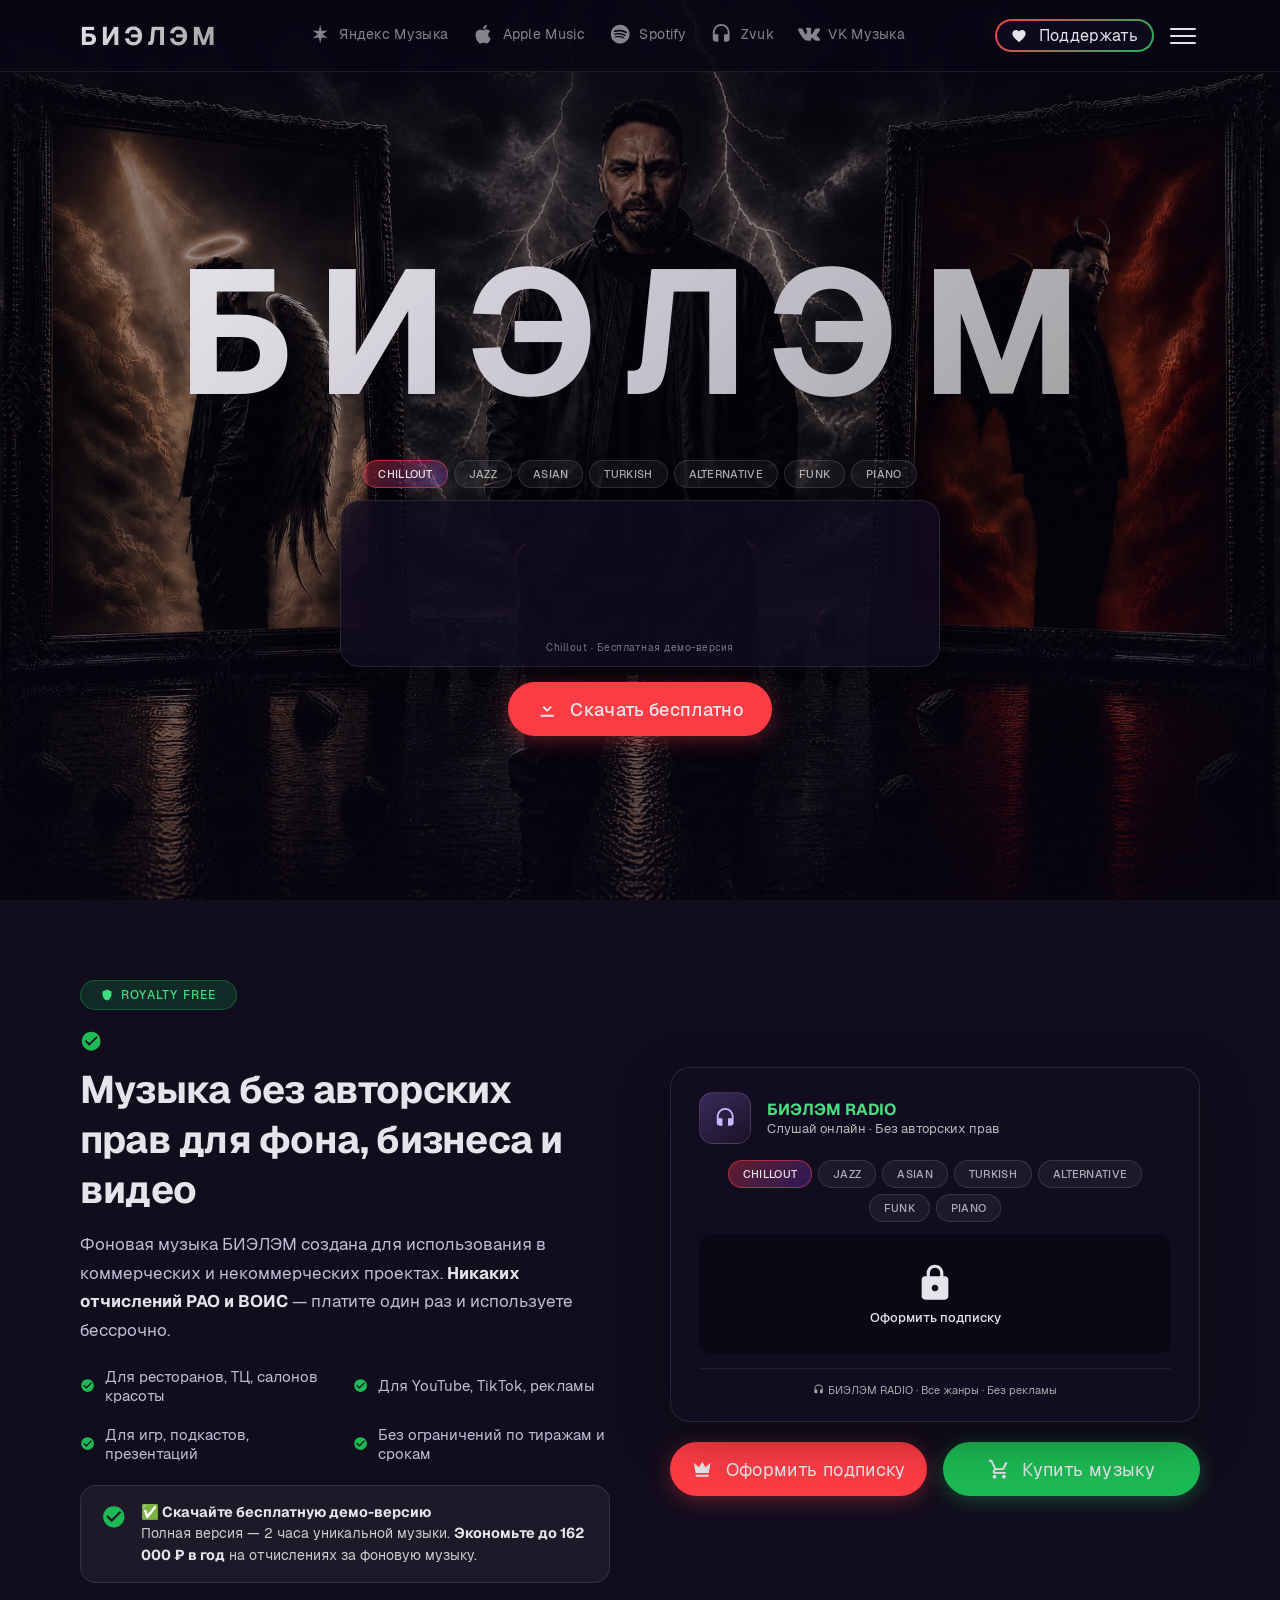
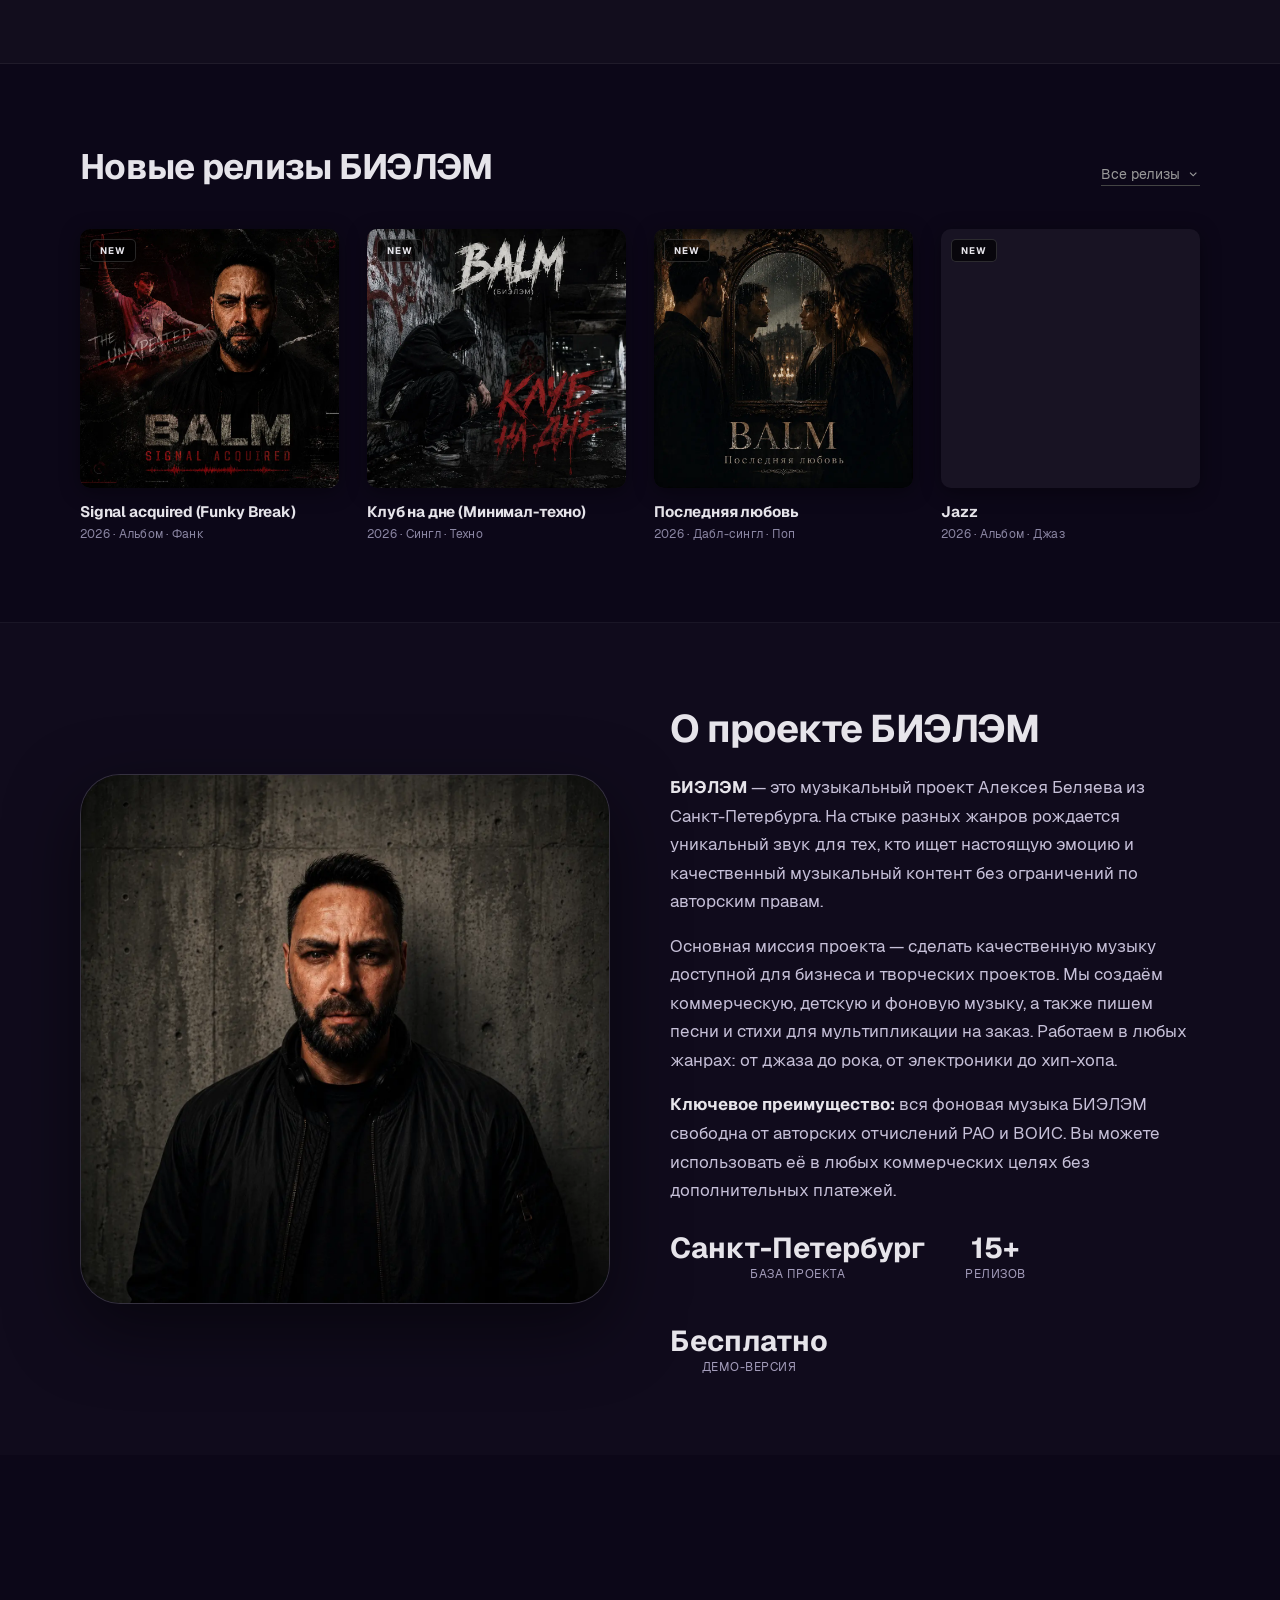
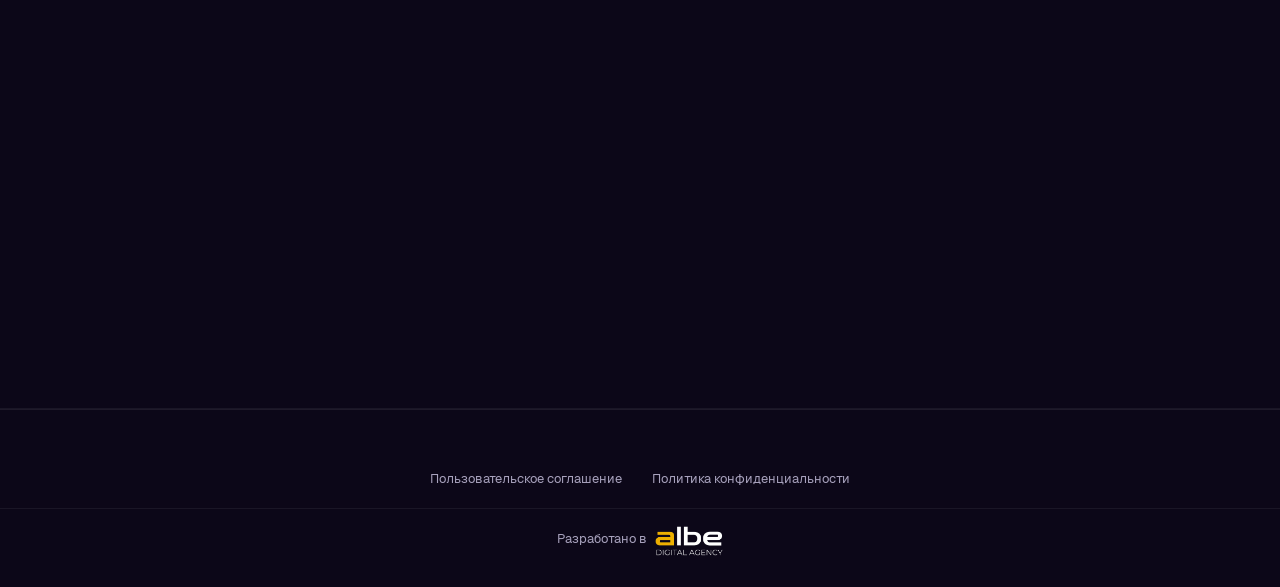
<file: index.html>
<!DOCTYPE html>
<html lang="ru">
<head>
  <meta charset="UTF-8">
  <meta name="viewport" content="width=device-width, initial-scale=1.0, maximum-scale=5.0, user-scalable=yes">
  <title>Официальный сайт БИЭЛЭМ</title>
  <meta name="description" content="БИЭЛЭМ — фоновая музыка без авторских прав для бизнеса, рекламы и детской мультипликации. Без отчислений РАО и ВОИС. Скачать демо бесплатно.">
  <meta name="robots" content="index, follow, max-image-preview:large, max-snippet:-1, max-video-preview:-1">
  <link rel="canonical" href="https://balm-music.ru/">
  <meta property="og:title" content="Официальный сайт БИЭЛЭМ — фоновая музыка без авторских прав для бизнеса и видео">
  <meta property="og:description" content="Уникальная фоновая музыка для бизнеса, рекламы, видео и мультипликации. Без отчислений РАО и ВОИС. Скачать бесплатно демо.">
  <meta property="og:url" content="https://balm-music.ru/">
  <meta property="og:type" content="website">
  <meta property="og:site_name" content="БИЭЛЭМ · официальный сайт">
  <meta property="og:locale" content="ru_RU">
  <meta property="og:image" content="https://balm-music.ru/BALMherob.webp">
  <meta property="og:image:width" content="1200">
  <meta property="og:image:height" content="630">
  <meta property="og:image:type" content="image/webp">
  <meta property="og:image:alt" content="БИЭЛЭМ — обложка проекта на фоне космоса">
  <meta name="twitter:card" content="summary_large_image">
  <meta name="twitter:title" content="Официальный сайт БИЭЛЭМ — фоновая музыка без авторских прав">
  <meta name="twitter:description" content="Фоновая музыка для бизнеса и творческих проектов. Без отчислений. Скачать бесплатно.">
  <meta name="twitter:image" content="https://balm-music.ru/BALMherob.webp">
  <meta name="twitter:image:alt" content="БИЭЛЭМ — фоновая музыка без авторских прав">
  <meta name="author" content="БИЭЛЭМ">
  <meta name="theme-color" content="#0b0716">
  <link rel="icon" type="image/x-icon" href="https://balm-music.ru/favicon.ico">
  <link rel="shortcut icon" href="https://balm-music.ru/favicon.ico">

  <link rel="preconnect" href="https://s4.bcbits.com">
  <link rel="dns-prefetch" href="https://bandcamp.com">
  <link rel="preload" as="image" href="BALMherob.webp" fetchpriority="high">
  <link rel="preload" as="font" type="font/woff2" href="Geist-Bold.woff2" crossorigin>
  <link rel="preload" as="font" type="font/woff2" href="Geist-Regular.woff2" crossorigin>
  <link rel="preload" as="font" type="font/woff2" href="Geist-Medium.woff2" crossorigin>

  <style>
    /* ===== ШРИФТЫ ===== */
    @font-face{font-family:'Geist';src:url('Geist-Bold.woff2') format('woff2');font-weight:700;font-display:swap}
    @font-face{font-family:'Geist';src:url('Geist-Regular.woff2') format('woff2');font-weight:400;font-display:swap}
    @font-face{font-family:'Geist';src:url('Geist-Medium.woff2') format('woff2');font-weight:500;font-display:swap}

    /* ===== СКРОЛЛБАР ===== */
    ::-webkit-scrollbar{width:6px;height:6px}
    ::-webkit-scrollbar-track{background:#0b0716}
    ::-webkit-scrollbar-thumb{background:linear-gradient(180deg,#FC3C44,#1DB954);border-radius:10px}
    *{scrollbar-width:thin;scrollbar-color:#FC3C44 #0b0716}

    /* ===== ПЕРЕМЕННЫЕ ===== */
    :root{
      --bg2:rgba(255,255,255,.025);
      --bg3:rgba(255,255,255,.045);
      --text:#e6e4ea;--text2:#c2bcd6;--text3:#8a86a0;
      --border:rgba(255,255,255,.09);
      --accent:#FC3C44;--success:#1DB954;--danger:#ef4444;
      --btn-py:14px;--btn-px:28px;--btn-r:60px;--btn-fs:1.1rem;
      --pad:80px;--gap:30px;
      --font-main:'Geist',-apple-system,BlinkMacSystemFont,'Segoe UI',Roboto,sans-serif;
    }
    @media(max-width:768px){:root{--pad:20px;--gap:20px;--btn-py:12px;--btn-px:20px;--btn-fs:1rem}}
    @media(max-width:480px){:root{--pad:14px;--gap:14px;--btn-py:10px;--btn-px:16px;--btn-fs:.9rem}}

    /* ===== RESET ===== */
    *{margin:0;padding:0;box-sizing:border-box}
    html{scroll-behavior:smooth;overflow-x:hidden;width:100%;background:#0c0718}
    body{
      font-family:var(--font-main);color:var(--text);
      overflow-x:hidden;width:100%;
      -webkit-touch-callout:none;
      background-color:#0c0718;
      background-image:linear-gradient(165deg,#0d0719 0%,#100a24 28%,#0a1422 58%,#0d0a18 82%,#0b0714 100%);
      background-attachment:scroll;
      background-repeat:no-repeat;
      background-size:cover;
    }
    @media(min-width:1024px){body{background-attachment:fixed}}
    img,iframe,video{max-width:100%;display:block}
    .container{max-width:1440px;margin:0 auto;padding:0 var(--pad);width:100%}
    .scroll-margin{scroll-margin-top:80px}

    /* ===== SVG-ИКОНКИ ===== */
    .ico{width:1em;height:1em;display:inline-block;vertical-align:-.125em;fill:currentColor;flex-shrink:0}

    /* ===== КНОПКИ ===== */
    .btn{
      display:inline-flex;align-items:center;justify-content:center;gap:12px;
      padding:var(--btn-py) var(--btn-px);border-radius:var(--btn-r);
      font-weight:400;font-size:var(--btn-fs);font-family:var(--font-main);
      border:none;cursor:pointer;text-decoration:none;transition:.3s;
      color:#e6e4ea;white-space:nowrap;min-height:54px;letter-spacing:.02em;
    }
    .btn .ico{color:#e6e4ea;font-size:1.4rem;transition:.3s}
    .btn-primary{background:var(--accent);box-shadow:0 4px 20px rgba(252,60,68,.35)}
    .btn-primary:hover{transform:translateY(-3px);box-shadow:0 8px 30px rgba(252,60,68,.5)}
    .btn-green{background:var(--success);box-shadow:0 4px 20px rgba(29,185,84,.35)}
    .btn-green:hover{transform:translateY(-3px);box-shadow:0 8px 30px rgba(29,185,84,.5)}
    .btn-heart{
      background:transparent;border:2px solid transparent;
      background-image:linear-gradient(#0e0a1e,#0e0a1e),linear-gradient(135deg,var(--accent),var(--success));
      background-origin:border-box;background-clip:padding-box,border-box;
      box-shadow:none;padding:4px 14px;min-height:auto;height:auto;font-size:1rem;color:#e6e4ea;
    }
    .btn-heart .ico{font-size:1rem}
    .btn-heart:hover{transform:translateY(-2px);box-shadow:0 4px 16px rgba(252,60,68,.25)}
    .btn-full{width:100%}
    .btn-disabled{opacity:.4;pointer-events:none}
    .btn-group{display:flex;gap:16px;flex-wrap:wrap}
    .btn-group .btn{flex:1 1 200px;min-width:140px}
    @media(max-width:480px){
      .btn-group .btn{flex:1 1 100%}
      .btn-heart{padding:4px 12px;font-size:.9rem}
      .btn-heart .ico{font-size:.9rem}
      .btn .ico{font-size:1.2rem}
    }

    /* ===== ПЛЕЕР В HERO ===== */
    .hero-player-wrapper{width:100%;max-width:600px;margin:0 auto 15px}
    .genre-tabs{display:flex;flex-wrap:wrap;justify-content:center;gap:6px;margin-bottom:12px;padding:0 4px}
    .genre-tab{
      padding:6px 14px;border-radius:30px;
      border:1px solid rgba(255,255,255,.12);
      background:rgba(255,255,255,.05);
      color:rgba(255,255,255,.65);
      font-size:.7rem;font-weight:500;font-family:var(--font-main);
      cursor:pointer;transition:background .3s,color .3s,border-color .3s;
      letter-spacing:.3px;text-transform:uppercase;white-space:nowrap;flex-shrink:0;
    }
    .genre-tab:hover{background:rgba(252,60,68,.18);border-color:rgba(252,60,68,.35);color:#e6e4ea}
    .genre-tab.active{
      background:linear-gradient(135deg,rgba(252,60,68,.35),rgba(122,72,255,.25));
      border-color:rgba(252,60,68,.55);color:#e6e4ea;
    }
    .hero-player{
      width:100%;background:rgba(18,13,34,.75);
      border-radius:20px;padding:12px 16px;
      border:1px solid rgba(255,255,255,.1);transition:border-color .3s;
      box-shadow:0 12px 40px rgba(0,0,0,.35);
    }
    .hero-player:hover{border-color:rgba(255,255,255,.2)}
    .hero-player iframe{width:100%;height:120px;border:0;border-radius:12px;display:block}
    .player-label{text-align:center;font-size:.65rem;color:rgba(255,255,255,.45);margin-top:8px;letter-spacing:.5px;font-weight:300;font-family:var(--font-main)}
    @media(max-width:768px){
      .genre-tab{padding:8px 14px;font-size:.7rem}
      .hero-player{padding:8px 10px;border-radius:16px}
      .hero-player iframe{height:90px}
      .player-label{font-size:.55rem;margin-top:4px}
    }
    @media(max-width:480px){
      .genre-tab{padding:6px 12px;font-size:.6rem}
      .hero-player{padding:6px 8px;border-radius:14px}
      .hero-player iframe{height:80px}
      .player-label{font-size:.5rem;margin-top:3px}
    }

    /* ===== НАВИГАЦИЯ ===== */
    .navbar{
      position:fixed;top:0;left:0;width:100%;z-index:1000;
      background:rgba(11,7,22,.85);
      border-bottom:1px solid rgba(255,255,255,.08);
      padding:0 var(--pad);
      display:flex;align-items:center;justify-content:space-between;height:72px;
    }
    @media(max-width:768px){.navbar{height:60px}}
    .logo{
      font-size:1.6rem;font-weight:700;letter-spacing:.15em;text-transform:uppercase;
      text-decoration:none;white-space:nowrap;
      background:linear-gradient(135deg,#e6e4ea 0%,#a0a0a0 100%);
      -webkit-background-clip:text;background-clip:text;
      -webkit-text-fill-color:transparent;color:transparent;
      transition:opacity .3s;flex-shrink:0;font-family:var(--font-main);
    }
    .logo:hover{opacity:.8}
    @media(max-width:480px){.logo{font-size:1rem;letter-spacing:.1em}}
    .nav-platforms{display:flex;align-items:center;gap:24px}
    .nav-platforms a{
      display:flex;align-items:center;gap:8px;
      color:rgba(255,255,255,.5);text-decoration:none;font-size:.85rem;
      font-weight:400;font-family:var(--font-main);transition:color .3s;
      padding:4px 0;border-bottom:2px solid transparent;
    }
    .nav-platforms a .ico{font-size:1.4rem;transition:color .3s}
    .nav-platforms a .platform-label{font-size:.85rem;letter-spacing:.3px}
    .nav-platforms a:hover{color:#e6e4ea;border-bottom-color:rgba(255,255,255,.25)}
    .nav-platforms a:hover .ico[data-brand="yandex"]{color:#FFCC00}
    .nav-platforms a:hover .ico[data-brand="apple"]{color:#FC3C44}
    .nav-platforms a:hover .ico[data-brand="spotify"]{color:#1DB954}
    .nav-platforms a:hover .ico[data-brand="zvuk"]{color:#FC3C44}
    .nav-platforms a:hover .ico[data-brand="vk"]{color:#0077FF}
    @media(max-width:768px){.nav-platforms{display:none}}
    .navbar-actions{display:flex;align-items:center;gap:12px;flex-shrink:0}
    .hamburger{
      display:flex;flex-direction:column;gap:5px;cursor:pointer;padding:4px;
      background:0 0;border:none;flex-shrink:0;
    }
    .hamburger span{display:block;width:26px;height:2px;background:#e6e4ea;border-radius:4px;transition:.3s;transform-origin:center}
    .hamburger.active span:nth-child(1){transform:rotate(45deg) translate(5px,5px)}
    .hamburger.active span:nth-child(2){opacity:0}
    .hamburger.active span:nth-child(3){transform:rotate(-45deg) translate(5px,-5px)}
    .mobile-menu{
      display:none;position:fixed;top:72px;left:0;width:100%;
      background:rgba(11,7,22,.98);padding:20px 30px;z-index:9999;
      border-bottom:1px solid rgba(255,255,255,.08);
    }
    @media(max-width:768px){.mobile-menu{top:60px;padding:24px 30px;flex-direction:column;gap:20px}}
    .mobile-menu.open{display:flex;animation:slideDown .3s}
    @keyframes slideDown{from{opacity:0;transform:translateY(-10px)}to{opacity:1;transform:translateY(0)}}
    @media(min-width:769px){
      .mobile-menu{justify-content:center;gap:40px;padding:16px 30px}
      .mobile-menu a{font-size:.85rem;letter-spacing:.08em;padding:6px 0}
    }
    .mobile-menu a{
      color:rgba(255,255,255,.8);text-decoration:none;font-size:1.1rem;
      letter-spacing:.05em;text-transform:uppercase;padding:8px 0;
      border-bottom:1px solid rgba(255,255,255,.05);transition:color .2s;
      font-family:var(--font-main);font-weight:500;white-space:nowrap;
      display:flex;align-items:center;gap:8px;
    }
    .mobile-menu a:hover{color:#e6e4ea}
    .mobile-menu > a:last-of-type{border-bottom:0}

    /* ===== ПЛАТФОРМЫ В МОБИЛЬНОМ МЕНЮ ===== */
    .mobile-platforms{
      display:none;
      flex-wrap:wrap;
      justify-content:center;
      gap:14px 22px;
      padding-top:18px;
      margin-top:4px;
      border-top:1px solid rgba(255,255,255,.08);
      width:100%;
    }
    @media(max-width:768px){.mobile-platforms{display:flex}}
    .mobile-menu .mobile-platforms a{
      display:inline-flex;align-items:center;gap:7px;
      color:rgba(255,255,255,.65);
      font-size:.8rem;font-weight:400;
      text-transform:none;letter-spacing:.02em;
      padding:4px 0;border-bottom:none;
      transition:color .3s;
      white-space:nowrap;
    }
    .mobile-menu .mobile-platforms a:hover{color:#e6e4ea;border-bottom:none}
    .mobile-menu .mobile-platforms a .ico{font-size:1.15rem}
    .mobile-menu .mobile-platforms a .platform-label{font-size:.8rem;font-weight:300}

    /* ===== HERO ===== */
    .hero{
      width:100%;height:100vh;min-height:700px;
      display:flex;align-items:center;justify-content:center;
      position:relative;overflow:hidden;
    }
    .hero-img{position:absolute;inset:0;width:100%;height:100%;object-fit:cover;z-index:0}
    .hero-overlay{position:absolute;inset:0;background:linear-gradient(180deg,rgba(10,6,22,.55) 0%,rgba(10,6,22,.35) 45%,rgba(10,6,22,.65) 100%);z-index:1}
    .hero-content{
      position:relative;z-index:2;width:100%;max-width:100%;margin:0 auto;
      padding:100px 20px 20px;display:flex;flex-direction:column;align-items:center;
    }
    @media(max-width:768px){.hero-content{padding:80px 16px 20px}}
    @media(max-width:480px){.hero-content{padding:70px 12px 16px}}
    .hero-title{
      font-size:clamp(3rem,15vw,11rem);font-weight:700;letter-spacing:.12em;line-height:1;
      font-family:var(--font-main);
      background:linear-gradient(135deg,#e6e4ea 0%,#c4c0cc 55%,#a0a0a0 100%);
      -webkit-background-clip:text;background-clip:text;
      -webkit-text-fill-color:transparent;color:transparent;
      text-align:center;margin:0 auto 40px;display:inline-block;
    }
    .hero-donate{min-width:220px;font-family:var(--font-main);font-weight:500}
    @media(max-width:480px){.hero-donate{min-width:100%}}

    /* ===== СЕКЦИЯ "БЕЗ АВТОРСКИХ ПРАВ" ===== */
    .cf{padding:80px 0;background:var(--bg2);border-bottom:1px solid rgba(255,255,255,.06)}
    .cf-grid{display:grid;grid-template-columns:1fr 1fr;gap:60px;align-items:center}
    @media(max-width:1024px){.cf-grid{gap:40px}}
    @media(max-width:768px){.cf-grid{grid-template-columns:1fr;gap:30px;text-align:center}}
    .cf-text{text-align:left}
    @media(max-width:768px){.cf-text{text-align:center}}
    .cf-badge{
      display:inline-flex;align-items:center;gap:8px;
      background:rgba(29,185,84,.18);border:1px solid rgba(29,185,84,.35);
      padding:6px 20px;border-radius:60px;font-size:.75rem;letter-spacing:.1em;
      color:#3ce07a;text-transform:uppercase;margin-bottom:20px;
      font-family:var(--font-main);font-weight:500;
    }
    .cf-badge .ico{color:#3ce07a}
    .cf-title{
      font-size:clamp(1.8rem,4vw,2.4rem);font-weight:700;letter-spacing:-.02em;
      margin-bottom:16px;font-family:var(--font-main);
      display:flex;align-items:center;gap:12px;flex-wrap:wrap;
    }
    .cf-title .ico{color:var(--success);font-size:1.4rem;flex-shrink:0}
    .cf-desc{color:var(--text2);font-size:1.05rem;line-height:1.7;margin-bottom:12px;font-family:var(--font-main);font-weight:300}
    .cf-desc strong{color:#e6e4ea}
    .cf-features{list-style:none;margin:16px 0;display:grid;grid-template-columns:1fr 1fr;gap:8px 16px}
    @media(max-width:480px){.cf-features{grid-template-columns:1fr;text-align:left}}
    .cf-features li{
      color:var(--text2);font-size:.95rem;padding:6px 0;
      display:flex;align-items:center;gap:10px;
      font-family:var(--font-main);font-weight:300;
    }
    .cf-features li .ico{color:var(--success);flex-shrink:0}
    .cf-legal{
      background:rgba(255,255,255,.05);border:1px solid rgba(255,255,255,.1);
      border-radius:16px;padding:16px 20px;display:flex;gap:14px;margin-top:4px;
    }
    @media(max-width:480px){.cf-legal{flex-direction:column;align-items:center;text-align:center}}
    .cf-legal .ico{font-size:1.6rem;color:var(--success);flex-shrink:0;margin-top:2px}
    .cf-legal .text{font-size:.9rem;color:#ccc;line-height:1.5;font-family:var(--font-main);font-weight:300}
    .cf-legal .text strong{color:var(--text);font-weight:700}
    .cf-player{width:100%;display:flex;flex-direction:column;gap:20px}

    /* ===== DEMO-РАДИО ===== */
    .demo{
      background:rgba(18,13,34,.75);
      border-radius:20px;padding:24px 28px;
      border:1px solid rgba(255,255,255,.1);transition:border-color .3s;
      position:relative;overflow:hidden;
      box-shadow:0 16px 50px rgba(0,0,0,.35);
    }
    .demo:hover{border-color:rgba(255,255,255,.2)}
    .demo-track{display:flex;align-items:center;gap:16px;margin-bottom:16px}
    .demo-art{
      width:52px;height:52px;border-radius:14px;
      background:linear-gradient(145deg,#3a2a5d,#1a1225);
      display:flex;align-items:center;justify-content:center;
      font-size:1.4rem;color:#c9b8ff;
      border:1px solid rgba(255,255,255,.12);flex-shrink:0;
    }
    .demo-meta{flex:1;text-align:left}
    .demo-meta .name{font-weight:700;font-size:1rem;color:#4ade80;font-family:var(--font-main)}
    .demo-meta .artist{font-size:.8rem;color:#bbb;font-family:var(--font-main);font-weight:300}
    .demo .radio-wrapper{position:relative;border-radius:12px;overflow:hidden}
    .demo .radio-wrapper iframe{width:100%;height:120px;border:0;border-radius:12px;display:block;transition:filter .3s}
    .demo .radio-wrapper.locked iframe{filter:blur(6px);pointer-events:none}
    .demo .radio-lock-overlay{
      position:absolute;inset:0;display:flex;flex-direction:column;
      align-items:center;justify-content:center;background:rgba(0,0,0,.35);
      border-radius:12px;cursor:pointer;opacity:0;transition:opacity .3s;z-index:5;
    }
    .demo .radio-wrapper.locked .radio-lock-overlay{opacity:1}
    .demo .radio-lock-overlay .ico{font-size:2.5rem;color:#e6e4ea;margin-bottom:6px}
    .demo .radio-lock-overlay span{font-size:.8rem;color:#e6e4ea;font-weight:500;font-family:var(--font-main)}
    .demo .radio-lock-overlay:hover{background:rgba(0,0,0,.45)}
    .demo-tag{
      margin-top:14px;font-size:.7rem;color:#aaa;text-align:center;
      border-top:1px solid rgba(255,255,255,.07);padding-top:14px;
      font-family:var(--font-main);font-weight:300;
    }
    @media(max-width:480px){
      .demo{padding:16px 14px}
      .demo .radio-wrapper iframe{height:100px}
      .demo-track{gap:12px}
      .demo-art{width:44px;height:44px;font-size:1.2rem}
    }

    /* ===== МОДАЛКИ ===== */
    .modal-overlay,.modal-pay-overlay,.modal-buy-overlay,.agree-overlay{
      display:none;position:fixed;inset:0;background:rgba(5,3,12,.85);
      z-index:99999;align-items:center;justify-content:center;padding:20px;
    }
    .modal-overlay.open,.modal-pay-overlay.open,.modal-buy-overlay.open,.agree-overlay.open{display:flex}
    .modal,.modal-pay,.modal-buy,.agree{
      background:linear-gradient(165deg,#181130 0%,#120d24 60%,#0e0a1c 100%);
      border-radius:28px;max-width:560px;width:100%;
      padding:40px 36px;border:1px solid rgba(255,255,255,.1);
      box-shadow:0 40px 90px rgba(0,0,0,.85);
      position:relative;max-height:90vh;overflow-y:auto;
    }
    .agree{max-width:720px;padding:40px 44px}
    @media(max-width:480px){
      .modal,.modal-pay,.modal-buy{padding:24px 16px;border-radius:20px}
      .agree{padding:20px 14px;border-radius:20px}
    }
    .modal-close,.modal-pay-close,.modal-buy-close,.agree-close{
      position:absolute;top:16px;right:20px;background:0 0;border:0;
      color:#777;font-size:1.4rem;cursor:pointer;transition:color .2s;z-index:10;
    }
    .modal-close:hover,.modal-pay-close:hover,.modal-buy-close:hover,.agree-close:hover{color:#e6e4ea}
    .agree-close{font-size:1.6rem}
    .modal-title{
      font-size:1.8rem;font-weight:700;margin-bottom:16px;
      background:linear-gradient(135deg,#e6e4ea,#b8b4c0);
      -webkit-background-clip:text;background-clip:text;
      -webkit-text-fill-color:transparent;color:transparent;
      font-family:var(--font-main);
    }
    @media(max-width:480px){.modal-title{font-size:1.4rem}}
    .modal-sub{font-size:1rem;color:var(--text2);line-height:1.7;margin-bottom:20px;font-family:var(--font-main);font-weight:300}
    @media(max-width:480px){.modal-sub{font-size:.9rem}}
    .modal-price{background:rgba(255,255,255,.05);border-radius:16px;padding:16px 20px;margin-bottom:24px;border:1px solid rgba(255,255,255,.08)}
    .modal-price-item{
      display:flex;justify-content:space-between;color:#ccc;font-size:1rem;
      padding:6px 0;border-bottom:1px solid rgba(255,255,255,.06);
      font-family:var(--font-main);font-weight:300;
    }
    .modal-price-item:last-child{border-bottom:0}
    .modal-price-item .sum{color:var(--success);font-weight:700}
    .modal-features{margin:16px 0;list-style:none;padding:0}
    .modal-features li{
      padding:8px 0;color:var(--text2);font-family:var(--font-main);
      font-weight:300;display:flex;align-items:center;gap:10px;font-size:.95rem;
    }
    .modal-features li .ico{color:var(--success);flex-shrink:0}
    .modal-buy .modal-price-item .old{text-decoration:line-through;color:#888;margin-right:8px}
    .modal-buy .modal-price-item .new{color:var(--success);font-weight:700}
    .sale-badge{
      background:rgba(239,68,68,.18);color:#ff6b6b;font-size:.7rem;
      padding:2px 10px;border-radius:60px;border:1px solid rgba(239,68,68,.3);
      margin-left:8px;font-weight:500;
    }
    .modal-agree{
      display:flex;align-items:center;gap:12px;margin-bottom:24px;
      cursor:pointer;padding:8px 12px;border-radius:12px;transition:background .2s;
    }
    .modal-agree:hover{background:rgba(255,255,255,.05)}
    .modal-agree input[type=checkbox]{
      width:20px;height:20px;accent-color:var(--accent);
      cursor:pointer;flex-shrink:0;margin:0;
    }
    .modal-agree label{
      font-size:.85rem;color:var(--text2);cursor:pointer;line-height:1.4;
      flex:1;font-family:var(--font-main);font-weight:300;
    }
    .modal-agree label a{color:var(--accent);text-decoration:none;border-bottom:1px solid rgba(252,60,68,.3);cursor:pointer}
    .modal-agree label a:hover{border-color:var(--accent)}
    .modal-comment{
      font-size:.85rem;color:#bbb;margin-bottom:16px;padding:12px 16px;
      background:rgba(252,60,68,.1);border-radius:12px;
      border:1px solid rgba(252,60,68,.2);
      font-family:var(--font-main);font-weight:300;
    }
    .modal-comment .ico{color:var(--accent);margin-right:8px}
    .agree-title{
      font-size:1.8rem;font-weight:700;
      background:linear-gradient(135deg,#e6e4ea,#b8b4c0);
      -webkit-background-clip:text;background-clip:text;
      -webkit-text-fill-color:transparent;color:transparent;
      margin-bottom:4px;font-family:var(--font-main);
    }
    .agree-sub{
      font-size:.85rem;color:#999;margin-bottom:24px;
      border-bottom:1px solid rgba(255,255,255,.08);padding-bottom:16px;
      font-family:var(--font-main);font-weight:300;
    }
    .agree-section{margin-bottom:24px}
    .agree-section h3{font-size:1.1rem;font-weight:700;color:var(--text);margin-bottom:8px;font-family:var(--font-main)}
    .agree-section p,.agree-section li{font-size:.95rem;color:var(--text2);line-height:1.7;font-family:var(--font-main);font-weight:300}
    .agree-section ul{list-style:none;padding-left:0}
    .agree-section ul li{padding:4px 0 4px 24px;position:relative}
    .agree-section ul li::before{content:'•';position:absolute;left:4px;color:var(--accent)}
    .agree-section .check{color:var(--success);margin-right:8px}
    .agree-section .cross{color:var(--danger);margin-right:8px}
    .agree-table{
      background:rgba(255,255,255,.05);border-radius:12px;padding:16px 20px;
      border:1px solid rgba(255,255,255,.08);overflow-x:auto;margin-top:8px;
    }
    .agree-table table{width:100%;border-collapse:collapse;font-size:.85rem}
    .agree-table th,.agree-table td{padding:8px 12px;text-align:left;border-bottom:1px solid rgba(255,255,255,.06)}
    .agree-table th{
      color:#999;font-weight:700;font-size:.75rem;text-transform:uppercase;
      letter-spacing:.05em;font-family:var(--font-main);
    }
    .agree-table td{color:#ccc;font-family:var(--font-main);font-weight:300}
    .agree-table .hl{color:var(--success);font-weight:700}
    .agree-footer{
      margin-top:24px;padding-top:16px;border-top:1px solid rgba(255,255,255,.08);
      font-size:.8rem;color:#777;text-align:center;
      font-family:var(--font-main);font-weight:300;
    }
    @media(max-width:768px){.agree-title{font-size:1.4rem}.agree{padding:28px 20px}}
    @media(max-width:480px){.agree-title{font-size:1.2rem}.agree-section p,.agree-section li{font-size:.85rem}}

    /* ===== РЕЛИЗЫ ===== */
    .releases{padding:80px 0;border-bottom:1px solid rgba(255,255,255,.06)}
    .releases-header{display:flex;justify-content:space-between;align-items:baseline;flex-wrap:wrap;margin-bottom:40px;gap:12px}
    .releases-title{font-size:clamp(1.6rem,3vw,2.2rem);font-weight:700;letter-spacing:-.02em;font-family:var(--font-main)}
    .releases-toggle{
      color:#999;text-decoration:none;border-bottom:1px solid #444;padding-bottom:2px;
      font-size:.9rem;cursor:pointer;transition:color .2s;
      display:inline-flex;align-items:center;gap:6px;white-space:nowrap;
      background:0 0;border-top:0;border-left:0;border-right:0;
      font-family:var(--font-main);font-weight:300;
    }
    .releases-toggle:hover{color:#e6e4ea;border-bottom-color:var(--accent)}
    .releases-toggle .ico{transition:transform .3s}
    .releases-toggle.rotated .ico{transform:rotate(180deg)}
    @media(max-width:480px){.releases-toggle{font-size:.75rem}}
    .releases-grid{display:grid;grid-template-columns:repeat(4,1fr);gap:28px}
    @media(max-width:991px){.releases-grid{grid-template-columns:repeat(auto-fit,minmax(180px,1fr))}}
    @media(max-width:768px){.releases-grid{grid-template-columns:repeat(2,1fr);gap:20px}}
    @media(max-width:480px){.releases-grid{grid-template-columns:repeat(2,1fr);gap:14px}}
    @media(max-width:380px){.releases-grid{grid-template-columns:1fr;gap:16px}}

    .card{
      background:transparent;border:none;border-radius:0;padding:0;
      text-align:left;cursor:pointer;text-decoration:none;color:var(--text);
      display:block;font-family:var(--font-main);
      opacity:1;transform:translateY(0);
      animation:cardIn .45s cubic-bezier(.2,.8,.2,1) both;
    }
    @keyframes cardIn{from{opacity:0;transform:translateY(16px)}to{opacity:1;transform:translateY(0)}}
    .card.hidden{display:none}
    .card-cover{
      width:100%;aspect-ratio:1;border-radius:10px;margin-bottom:14px;
      overflow:hidden;border:none;position:relative;
      background:rgba(255,255,255,.05);
      box-shadow:0 4px 20px rgba(0,0,0,.4);
      transition:transform .45s cubic-bezier(.2,.8,.2,1),box-shadow .45s;
      isolation:isolate;
    }
    .card-cover::before{
      content:'';position:absolute;inset:0;
      background:linear-gradient(180deg,transparent 45%,rgba(0,0,0,.6) 100%);
      opacity:0;transition:opacity .35s;z-index:2;pointer-events:none;
    }
    .card-cover::after{
      content:'';position:absolute;bottom:12px;right:12px;
      width:46px;height:46px;border-radius:50%;
      background:#1DB954 url("data:image/svg+xml,%3Csvg xmlns='http://www.w3.org/2000/svg' viewBox='0 0 24 24' fill='white'%3E%3Cpath d='M8 5v14l11-7z'/%3E%3C/svg%3E") no-repeat center / 55%;
      opacity:0;
      transform:translateY(10px) scale(.85);
      transition:opacity .35s cubic-bezier(.2,.8,.2,1),transform .35s cubic-bezier(.2,.8,.2,1);
      box-shadow:0 8px 24px rgba(0,0,0,.55),0 0 0 1px rgba(255,255,255,.05);
      z-index:3;pointer-events:none;
    }
    .card:hover .card-cover{
      transform:translateY(-6px);
      box-shadow:0 22px 44px rgba(0,0,0,.6),0 0 0 1px rgba(255,255,255,.12);
    }
    .card:hover .card-cover::before{opacity:1}
    .card:hover .card-cover::after{opacity:1;transform:translateY(0) scale(1)}
    .card-cover img{width:100%;height:100%;object-fit:cover;display:block;transition:transform .6s cubic-bezier(.2,.8,.2,1);z-index:1}
    .card:hover .card-cover img{transform:scale(1.06)}
    .card-new{
      position:absolute;top:10px;left:10px;background:rgba(0,0,0,.65);
      color:#e6e4ea;font-size:.6rem;padding:4px 9px;border-radius:5px;
      font-weight:600;text-transform:uppercase;letter-spacing:.12em;
      border:1px solid rgba(255,255,255,.15);z-index:4;font-family:var(--font-main);
    }
    .card-title{
      font-weight:600;font-size:.95rem;margin-bottom:3px;color:#e6e4ea;
      white-space:nowrap;overflow:hidden;text-overflow:ellipsis;
      letter-spacing:-.01em;line-height:1.3;
    }
    .card-year{color:#8b86a3;font-size:.78rem;letter-spacing:.02em;font-weight:400;transition:color .3s}
    .card:hover .card-year{color:#bcb6d0}
    @media(max-width:768px){
      .card-cover{border-radius:8px;margin-bottom:10px}
      .card-cover::after{width:38px;height:38px;bottom:10px;right:10px}
      .card-title{font-size:.85rem}
      .card-year{font-size:.7rem}
    }
    @media(max-width:480px){
      .card-cover{border-radius:6px;margin-bottom:8px}
      .card-cover::after{width:34px;height:34px;bottom:8px;right:8px}
      .card-title{font-size:.8rem}
      .card-year{font-size:.65rem}
      .card-new{font-size:.5rem;padding:3px 7px;top:8px;left:8px}
    }

    /* ===== BIO ===== */
    .bio{padding:80px 0;background:rgba(255,255,255,.015)}
    .bio-grid{display:grid;grid-template-columns:1fr 1fr;gap:60px;align-items:center}
    @media(max-width:1024px){.bio-grid{gap:40px}}
    @media(max-width:768px){.bio-grid{grid-template-columns:1fr;gap:30px}}
    .bio-img{
      border-radius:40px;overflow:hidden;border:1px solid rgba(255,255,255,.12);
      background:rgba(255,255,255,.04);
      box-shadow:0 24px 70px rgba(0,0,0,.5);
    }
    .bio-img img{width:100%;height:100%;object-fit:cover;display:block}
    .bio-title{font-size:clamp(2rem,3vw,2.4rem);font-weight:700;letter-spacing:-.02em;margin-bottom:20px;font-family:var(--font-main)}
    .bio-text{color:#c6c0d8;font-size:1.05rem;max-width:600px;margin-bottom:16px;font-weight:300;line-height:1.7;font-family:var(--font-main)}
    .bio-text strong{color:var(--text);font-weight:700}
    @media(max-width:480px){.bio-text{font-size:.95rem}}
    .bio-stats{display:flex;gap:40px;margin-top:24px;flex-wrap:wrap}
    @media(max-width:480px){.bio-stats{gap:12px;justify-content:center;flex-wrap:nowrap}}
    .bio-stat{display:flex;flex-direction:column;align-items:center}
    .bio-stat .num{font-size:1.8rem;font-weight:700;color:#e6e4ea;font-family:var(--font-main)}
    .bio-stat .lbl{font-size:.75rem;color:#a49dbb;letter-spacing:.5px;text-transform:uppercase;font-family:var(--font-main);font-weight:300}
    @media(max-width:480px){
      .bio-stat .num{font-size:.75rem!important;white-space:nowrap}
      .bio-stat .lbl{font-size:.55rem!important;white-space:nowrap}
    }

    /* ===== FAQ ===== */
    .faq{padding:80px 0;border-bottom:1px solid rgba(255,255,255,.06)}
    .faq-title{font-size:clamp(1.8rem,3vw,2.2rem);font-weight:700;letter-spacing:-.02em;margin-bottom:48px;text-align:center;font-family:var(--font-main)}
    @media(max-width:480px){.faq-title{font-size:1.4rem;margin-bottom:30px}}
    .faq-list{max-width:820px;margin:0 auto;display:flex;flex-direction:column;gap:12px}
    .faq-item{
      background:var(--bg3);border-radius:16px;
      border:1px solid var(--border);overflow:hidden;
      transition:border-color .3s,box-shadow .3s;
    }
    .faq-item:hover{border-color:rgba(255,255,255,.18)}
    .faq-item[open]{border-color:var(--accent);box-shadow:0 0 30px rgba(252,60,68,.18)}
    .faq-q{
      width:100%;background:0 0;border:0;padding:18px 24px;
      display:flex;justify-content:space-between;align-items:center;
      cursor:pointer;font-family:var(--font-main);font-size:1.05rem;
      font-weight:500;color:var(--text);text-align:left;gap:16px;
      list-style:none;
    }
    .faq-q::-webkit-details-marker{display:none}
    .faq-q::marker{display:none;content:''}
    .faq-q:hover{background:rgba(255,255,255,.03)}
    .faq-icon{
      flex-shrink:0;width:28px;height:28px;display:flex;align-items:center;
      justify-content:center;border-radius:50%;
      background:rgba(252,60,68,.15);color:var(--accent);
      font-size:.9rem;transition:background .3s,color .3s,transform .3s;
    }
    .faq-item[open] .faq-icon{background:rgba(29,185,84,.18);color:var(--success);transform:rotate(180deg)}
    .faq-a{padding:0 24px 24px;animation:faqOpen .3s ease-out}
    @keyframes faqOpen{from{opacity:0;transform:translateY(-6px)}to{opacity:1;transform:translateY(0)}}
    .faq-a p{color:var(--text2);font-size:.95rem;line-height:1.7;margin:0;font-family:var(--font-main);font-weight:300}
    .faq-a p:not(:last-child){margin-bottom:12px}
    .faq-a a{color:var(--accent);text-decoration:none;border-bottom:1px solid rgba(252,60,68,.3);transition:border-color .2s}
    .faq-a a:hover{border-color:var(--accent)}
    .faq-a .hl{color:var(--success);font-weight:500}
    @media(max-width:768px){
      .faq-q{font-size:.95rem;padding:16px 18px}
      .faq-a p{font-size:.9rem}
      .faq-a{padding:0 18px 18px}
    }
    @media(max-width:480px){
      .faq-q{font-size:.85rem;padding:14px;gap:12px}
      .faq-a p{font-size:.85rem}
      .faq-a{padding:0 14px 14px}
      .faq-icon{width:24px;height:24px;font-size:.75rem}
    }

    /* ===== FOOTER ===== */
    .footer{
      padding:40px 0 30px;border-top:1px solid rgba(255,255,255,.08);
      display:flex;flex-direction:column;align-items:center;gap:20px;
      color:#a8a2bd;font-size:.9rem;
    }
    .footer-row{display:flex;justify-content:center;align-items:center;flex-wrap:wrap;gap:20px 30px;width:100%}
    .footer-platforms{display:none;flex-direction:column;align-items:center;gap:8px;width:100%}
    .footer-platforms .platform-row{display:flex;justify-content:center;gap:16px;flex-wrap:wrap}
    .footer-platforms a{
      color:rgba(255,255,255,.55);font-size:1.1rem;transition:color .3s;
      text-decoration:none;display:flex;align-items:center;gap:6px;
    }
    .footer-platforms a:hover{color:#e6e4ea}
    .footer-platforms a .platform-label{font-size:.7rem;font-weight:300;color:rgba(255,255,255,.65)}
    .footer-platforms a:hover .platform-label{color:rgba(255,255,255,.85)}
    .footer-platforms a .ico{font-size:1.1rem}
    .footer-links{display:flex;gap:20px 30px;flex-wrap:wrap;justify-content:center;order:1}
    .footer-links a{
      color:#a8a2bd;text-decoration:none;font-size:.8rem;transition:color .2s;
      border-bottom:1px solid transparent;
      font-family:var(--font-main);font-weight:300;
    }
    .footer-links a:hover{color:var(--text);border-bottom-color:var(--accent)}
    .footer-bottom{
      display:flex;align-items:center;justify-content:center;gap:8px;order:2;
      color:#a8a2bd;font-size:.8rem;width:100%;padding-top:12px;
      border-top:1px solid rgba(255,255,255,.06);flex-wrap:wrap;
      font-family:var(--font-main);font-weight:300;
    }
    .footer-albe{
      display:inline-flex;align-items:center;text-decoration:none;
      color:#9a94b0;transition:color .2s;font-weight:500;line-height:0;
    }
    .footer-albe:hover{color:#e6e4ea}
    .footer-albe img{height:36px;width:auto;display:block;transition:opacity .2s}
    .footer-albe:hover img{opacity:.8}
    @media(max-width:480px){
      .footer{padding:30px 0 20px;gap:16px}
      .footer-row{gap:14px 16px}
      .footer-links{gap:10px 14px}
      .footer-links a{font-size:.65rem}
      .footer-bottom{font-size:.65rem;padding-top:10px;gap:4px}
      .footer-albe img{height:24px}
    }

    /* ===== СЛУЖЕБНОЕ ===== */
    #player,#releases,#bio,#copyright-free,#faq{scroll-margin-top:80px}
    .rotate-warning{
      display:none;position:fixed;inset:0;background:rgba(8,5,16,.98);
      z-index:999999;align-items:center;justify-content:center;flex-direction:column;
      color:#e6e4ea;text-align:center;padding:40px;font-family:var(--font-main);
    }
    .rotate-warning.active{display:flex}
    .rotate-warning .ico{font-size:4rem;color:#FC3C44;margin-bottom:24px}
    .rotate-warning h2{font-size:1.8rem;font-weight:600;margin-bottom:12px}
    .rotate-warning p{color:#9a94b0;font-size:1rem;max-width:360px;line-height:1.6}
    @supports(-webkit-touch-callout:none){
      body{-webkit-touch-callout:none!important;-webkit-user-select:none!important}
    }

    /* ===== ОПТИМИЗАЦИЯ ===== */
    .bio,.faq,.releases{content-visibility:auto;contain-intrinsic-size:auto 800px}
  </style>
</head>
<body>

  <!-- ===== SVG-СПРАЙТ ИКОНОК ===== -->
  <svg xmlns="http://www.w3.org/2000/svg" style="position:absolute;width:0;height:0;overflow:hidden" aria-hidden="true" focusable="false">
    <symbol id="i-yandex-music" viewBox="0 0 24 24">
      <path d="M12 2 L13.5 8.5 L20 8 L14.5 12 L20 16 L13.5 15.5 L12 22 L10.5 15.5 L4 16 L9.5 12 L4 8 L10.5 8.5 Z" fill="currentColor"/>
    </symbol>
    <symbol id="i-apple" viewBox="0 0 24 24"><path d="M18.71 19.5c-.83 1.24-1.71 2.45-3.05 2.47-1.34.03-1.77-.79-3.29-.79-1.53 0-2 .77-3.27.82-1.31.05-2.3-1.32-3.14-2.53C4.25 17 2.94 12.45 4.7 9.39c.87-1.52 2.43-2.48 4.12-2.51 1.28-.02 2.5.87 3.29.87.78 0 2.26-1.07 3.81-.91.65.03 2.47.26 3.64 1.98-.09.06-2.17 1.28-2.15 3.81.03 3.02 2.65 4.03 2.68 4.04-.03.07-.42 1.44-1.38 2.83M13 3.5c.73-.83 1.94-1.46 2.94-1.5.13 1.17-.34 2.35-1.04 3.19-.69.85-1.83 1.51-2.95 1.42-.15-1.15.41-2.35 1.05-3.11z"/></symbol>
    <symbol id="i-spotify" viewBox="0 0 24 24"><path d="M12 2C6.48 2 2 6.48 2 12s4.48 10 10 10 10-4.48 10-10S17.52 2 12 2zm4.586 14.424a.622.622 0 0 1-.857.207c-2.348-1.435-5.304-1.76-8.785-.964a.622.622 0 1 1-.277-1.215c3.809-.87 7.077-.496 9.712 1.115a.622.622 0 0 1 .207.857zm1.223-2.722a.78.78 0 0 1-1.072.257c-2.687-1.652-6.785-2.131-9.965-1.166a.78.78 0 1 1-.452-1.494c3.632-1.102 8.147-.568 11.232 1.33a.78.78 0 0 1 .257 1.073zm.105-2.835C14.692 8.95 9.375 8.775 6.297 9.71a.935.935 0 1 1-.542-1.79c3.532-1.072 9.404-.865 13.115 1.338a.935.935 0 0 1-.956 1.61z"/></symbol>
    <symbol id="i-headphones" viewBox="0 0 24 24"><path d="M12 1a9 9 0 0 0-9 9v7a3 3 0 0 0 3 3h3v-8H5v-2a7 7 0 0 1 14 0v2h-4v8h3a3 3 0 0 0 3-3v-7a9 9 0 0 0-9-9z"/></symbol>
    <symbol id="i-vk" viewBox="0 0 24 24"><path d="M13.162 18.994c.609 0 .858-.406.851-.915-.031-1.917.714-2.949 2.059-1.604 1.488 1.488 1.796 2.519 3.603 2.519h3.2c.808 0 1.126-.26 1.126-.668 0-.863-1.421-2.386-2.625-3.504-1.686-1.565-1.765-1.602-.313-3.486 1.801-2.339 4.157-5.336 2.073-5.336h-3.981c-.772 0-.828.435-1.103 1.083-.995 2.347-2.886 5.387-3.604 4.922-.751-.485-.407-2.406-.35-5.261.015-.754.011-1.271-1.141-1.539-.629-.145-1.241-.205-1.809-.205-2.273 0-3.841.953-2.95 1.119 1.571.293 1.42 3.692 1.054 5.16-.638 2.556-3.036-2.024-4.035-4.305-.241-.548-.315-.974-1.175-.974H.523c-.492 0-.787.16-.787.516 0 .602 2.96 6.72 5.786 9.77 2.756 2.975 5.48 2.708 7.64 2.708z"/></symbol>
    <symbol id="i-heart" viewBox="0 0 24 24"><path d="M12 21.35l-1.45-1.32C5.4 15.36 2 12.28 2 8.5 2 5.42 4.42 3 7.5 3c1.74 0 3.41.81 4.5 2.09C13.09 3.81 14.76 3 16.5 3 19.58 3 22 5.42 22 8.5c0 3.78-3.4 6.86-8.55 11.54L12 21.35z"/></symbol>
    <symbol id="i-download" viewBox="0 0 24 24"><path d="M5 20h14v-2H5v2zm7-18v10.17l-3.59-3.58L7 10l5 5 5-5-1.41-1.41L12 12.17V2h-2z"/></symbol>
    <symbol id="i-check-circle" viewBox="0 0 24 24"><path d="M12 2C6.48 2 2 6.48 2 12s4.48 10 10 10 10-4.48 10-10S17.52 2 12 2zm-2 15l-5-5 1.41-1.41L10 14.17l7.59-7.59L19 8l-9 9z"/></symbol>
    <symbol id="i-check" viewBox="0 0 24 24"><path d="M9 16.17L4.83 12l-1.42 1.41L9 19 21 7l-1.41-1.41z"/></symbol>
    <symbol id="i-shield" viewBox="0 0 24 24"><path d="M12 1L3 5v6c0 5.55 3.84 10.74 9 12 5.16-1.26 9-6.45 9-12V5l-9-4z"/></symbol>
    <symbol id="i-crown" viewBox="0 0 24 24"><path d="M5 16L3 5l5.5 5L12 4l3.5 6L21 5l-2 11H5zm14 3c0 .6-.4 1-1 1H6c-.6 0-1-.4-1-1v-1h14v1z"/></symbol>
    <symbol id="i-cart" viewBox="0 0 24 24"><path d="M7 18c-1.1 0-2 .9-2 2s.9 2 2 2 2-.9 2-2-.9-2-2-2zm10 0c-1.1 0-2 .9-2 2s.9 2 2 2 2-.9 2-2-.9-2-2-2zM7.2 14.6l.03-.12.9-1.63h7.45c.75 0 1.41-.41 1.75-1.03l3.58-6.49L19.2 4h-.01l-1.1 2-2.76 5H8.53l-.13-.27L6.16 6l-.95-2-.94-2H1v2h2l3.6 7.59-1.35 2.44C4.52 15.37 5.48 17 7 17h12v-2H7.2z"/></symbol>
    <symbol id="i-card" viewBox="0 0 24 24"><path d="M20 4H4c-1.1 0-2 .9-2 2v12c0 1.1.9 2 2 2h16c1.1 0 2-.9 2-2V6c0-1.1-.9-2-2-2zm0 14H4v-6h16v6zm0-10H4V6h16v2z"/></symbol>
    <symbol id="i-lock" viewBox="0 0 24 24"><path d="M18 8h-1V6c0-2.76-2.24-5-5-5S7 3.24 7 6v2H6c-1.1 0-2 .9-2 2v10c0 1.1.9 2 2 2h12c1.1 0 2-.9 2-2V10c0-1.1-.9-2-2-2zm-6 9c-1.1 0-2-.9-2-2s.9-2 2-2 2 .9 2 2-.9 2-2 2zm3.1-9H8.9V6c0-1.71 1.39-3.1 3.1-3.1s3.1 1.39 3.1 3.1v2z"/></symbol>
    <symbol id="i-info" viewBox="0 0 24 24"><path d="M12 2C6.48 2 2 6.48 2 12s4.48 10 10 10 10-4.48 10-10S17.52 2 12 2zm1 15h-2v-6h2v6zm0-8h-2V7h2v2z"/></symbol>
    <symbol id="i-chevron-down" viewBox="0 0 24 24"><path d="M7.41 8.59L12 13.17l4.59-4.58L18 10l-6 6-6-6 1.41-1.41z"/></symbol>
    <symbol id="i-rotate" viewBox="0 0 24 24"><path d="M12 5V1L7 6l5 5V7c3.31 0 6 2.69 6 6s-2.69 6-6 6-6-2.69-6-6H4c0 4.42 3.58 8 8 8s8-3.58 8-8-3.58-8-8-8z"/></symbol>
    <symbol id="i-telegram" viewBox="0 0 24 24"><path d="M9.78 18.65l.28-4.23 7.68-6.92c.34-.31-.07-.46-.52-.19L7.74 13.3 3.64 12c-.88-.25-.89-.86.2-1.3l15.97-6.16c.73-.33 1.43.18 1.15 1.3l-2.72 12.81c-.19.91-.74 1.13-1.5.71L12.6 16.3l-1.99 1.93c-.23.23-.42.42-.83.42z"/></symbol>
  </svg>

  <div class="rotate-warning" id="rotateWarning" aria-hidden="true">
    <svg class="ico" aria-hidden="true"><use href="#i-rotate"/></svg>
    <h2>Поверните телефон</h2>
    <p>Для удобного просмотра используйте вертикальный режим</p>
  </div>

  <header class="navbar" role="banner">
    <a href="#player" class="logo" aria-label="БИЭЛЭМ — на главную">БИЭЛЭМ</a>
    <div class="nav-platforms">
      <a href="https://music.yandex.ru/artist/26625510" target="_blank" rel="noopener noreferrer" aria-label="Яндекс Музыка">
        <svg class="ico" data-brand="yandex" aria-hidden="true"><use href="#i-yandex-music"/></svg>
        <span class="platform-label">Яндекс Музыка</span>
      </a>
      <a href="https://music.apple.com/us/artist/биэлэм/6812584916" target="_blank" rel="noopener noreferrer" aria-label="Apple Music">
        <svg class="ico" data-brand="apple" aria-hidden="true"><use href="#i-apple"/></svg>
        <span class="platform-label">Apple Music</span>
      </a>
      <a href="https://open.spotify.com/search/биэлэм" target="_blank" rel="noopener noreferrer" aria-label="Spotify">
        <svg class="ico" data-brand="spotify" aria-hidden="true"><use href="#i-spotify"/></svg>
        <span class="platform-label">Spotify</span>
      </a>
      <a href="https://zvuk.com/artist/214558962" target="_blank" rel="noopener noreferrer" aria-label="Zvuk">
        <svg class="ico" data-brand="zvuk" aria-hidden="true"><use href="#i-headphones"/></svg>
        <span class="platform-label">Zvuk</span>
      </a>
      <a href="https://vk.ru/albe_music" target="_blank" rel="noopener noreferrer" aria-label="VK Музыка">
        <svg class="ico" data-brand="vk" aria-hidden="true"><use href="#i-vk"/></svg>
        <span class="platform-label">VK Музыка</span>
      </a>
    </div>
    <div class="navbar-actions">
      <a href="https://tips.tips/000481710" target="_blank" rel="noopener noreferrer" class="btn btn-heart" aria-label="Поддержать проект">
        <svg class="ico" aria-hidden="true"><use href="#i-heart"/></svg> Поддержать
      </a>
      <button class="hamburger" id="hamburger" aria-label="Меню" aria-expanded="false" aria-controls="mobileMenu">
        <span></span><span></span><span></span>
      </button>
    </div>
  </header>

  <nav class="mobile-menu" id="mobileMenu" role="navigation" aria-label="Мобильное меню">
    <a href="#player" data-close>Плеер</a>
    <a href="#copyright-free" data-close>Без авторских прав</a>
    <a href="#releases" data-close>Релизы</a>
    <a href="#bio" data-close>Био</a>
    <a href="#faq" data-close>FAQ</a>
    <a href="https://t.me/albe_spb" target="_blank" rel="noopener noreferrer" data-close>
      <svg class="ico" aria-hidden="true"><use href="#i-telegram"/></svg> Связаться
    </a>
    <div class="mobile-platforms" aria-label="Музыкальные площадки">
      <a href="https://music.yandex.ru/artist/26625510" target="_blank" rel="noopener noreferrer" aria-label="Яндекс Музыка">
        <svg class="ico" style="color:#FFCC00" aria-hidden="true"><use href="#i-yandex-music"/></svg>
        <span class="platform-label">Яндекс Музыка</span>
      </a>
      <a href="https://music.apple.com/us/artist/биэлэм/6812584916" target="_blank" rel="noopener noreferrer" aria-label="Apple Music">
        <svg class="ico" style="color:#FC3C44" aria-hidden="true"><use href="#i-apple"/></svg>
        <span class="platform-label">Apple Music</span>
      </a>
      <a href="https://open.spotify.com/search/биэлэм" target="_blank" rel="noopener noreferrer" aria-label="Spotify">
        <svg class="ico" style="color:#1DB954" aria-hidden="true"><use href="#i-spotify"/></svg>
        <span class="platform-label">Spotify</span>
      </a>
      <a href="https://zvuk.com/artist/214558962" target="_blank" rel="noopener noreferrer" aria-label="Zvuk">
        <svg class="ico" style="color:#FC3C44" aria-hidden="true"><use href="#i-headphones"/></svg>
        <span class="platform-label">Zvuk</span>
      </a>
      <a href="https://vk.ru/albe_music" target="_blank" rel="noopener noreferrer" aria-label="VK Музыка">
        <svg class="ico" style="color:#0077FF" aria-hidden="true"><use href="#i-vk"/></svg>
        <span class="platform-label">VK Музыка</span>
      </a>
    </div>
  </nav>

  <!-- МОДАЛКА ПОДПИСКИ -->
  <div class="modal-overlay" id="subscribeModal" role="dialog" aria-modal="true" aria-labelledby="subscribeModalTitle">
    <div class="modal">
      <button class="modal-close" data-close="subscribeModal" aria-label="Закрыть окно подписки">&times;</button>
      <h2 class="modal-title" id="subscribeModalTitle">🎵 БИЭЛЭМ Premium</h2>
      <p class="modal-sub">Неограниченный доступ ко всей музыке БИЭЛЭМ без авторских прав</p>
      <ul class="modal-features">
        <li><svg class="ico" aria-hidden="true"><use href="#i-check"/></svg> Все жанры: Chillout, Jazz, Asian, Turkish, Alternative, Funk, Piano</li>
        <li><svg class="ico" aria-hidden="true"><use href="#i-check"/></svg> Неограниченный доступ к любой музыке</li>
        <li><svg class="ico" aria-hidden="true"><use href="#i-check"/></svg> Без отчислений РАО и ВОИС</li>
        <li><svg class="ico" aria-hidden="true"><use href="#i-check"/></svg> Использование в любых коммерческих проектах</li>
        <li><svg class="ico" aria-hidden="true"><use href="#i-check"/></svg> Постоянное обновление библиотеки</li>
      </ul>
      <div class="modal-price">
        <div class="modal-price-item"><span>Подписка</span><span class="sum">500 ₽ / месяц</span></div>
      </div>
      <button class="btn btn-primary btn-full" data-open="payModal">
        <svg class="ico" aria-hidden="true"><use href="#i-crown"/></svg> Оформить подписку
      </button>
    </div>
  </div>

  <!-- МОДАЛКА ОПЛАТЫ -->
  <div class="modal-pay-overlay" id="payModal" role="dialog" aria-modal="true" aria-labelledby="payModalTitle">
    <div class="modal-pay">
      <button class="modal-pay-close" data-close="payModal" aria-label="Закрыть окно оплаты">&times;</button>
      <h2 class="modal-title" id="payModalTitle">Оплатить подписку</h2>
      <p class="modal-sub" style="margin-bottom:20px;">Вы оформляете подписку на БИЭЛЭМ Premium за 500 ₽/месяц.</p>
      <a href="https://tips.tips/000481739" target="_blank" rel="noopener noreferrer" class="btn btn-primary btn-full" aria-label="Оплатить 500 рублей">
        <svg class="ico" aria-hidden="true"><use href="#i-card"/></svg> Оплатить 500 ₽
      </a>
      <p style="margin-top:16px;font-size:.8rem;color:#777;text-align:center;font-family:var(--font-main);font-weight:300;">После оплаты вы получите доступ ко всей музыке БИЭЛЭМ</p>
    </div>
  </div>

  <!-- МОДАЛКА ПОКУПКИ -->
  <div class="modal-buy-overlay" id="buyModal" role="dialog" aria-modal="true" aria-labelledby="buyModalTitle">
    <div class="modal-buy">
      <button class="modal-buy-close" data-close="buyModal" aria-label="Закрыть окно покупки">&times;</button>
      <h2 class="modal-title" id="buyModalTitle">Приобрести музыку без авторских прав</h2>
      <p class="modal-sub">Вы можете приобрести 2 часа студийной уникальной Chillout музыки для коммерческих целей без ограничений. Отчисления не требуются — платите один раз и пользуетесь бессрочно.</p>
      <div class="modal-price">
        <div class="modal-price-item"><span>Джазовая музыка</span><span class="sum">1 час · 1500 ₽</span></div>
        <div class="modal-price-item"><span>Турецкая музыка</span><span class="sum">1 час · 1000 ₽</span></div>
        <div class="modal-price-item">
          <span style="display:flex;align-items:center;gap:6px;flex-wrap:wrap;">Полный пакет — 2 часа <span class="sale-badge">🔥 Супер-акция</span></span>
          <span style="display:flex;align-items:center;gap:6px;flex-wrap:wrap;justify-content:flex-end;"><span class="old">2500 ₽</span><span class="new">300 ₽</span></span>
        </div>
      </div>
      <div class="modal-comment">
        <svg class="ico" aria-hidden="true"><use href="#i-info"/></svg>
        После оплаты укажите в комментарии: <strong>Telegram, VK или email</strong> — мы отправим ссылку.
      </div>
      <div class="modal-agree">
        <input type="checkbox" id="agreeCheck">
        <label for="agreeCheck">Я ознакомлен(а) и согласен(на) с <a href="#" data-agreement>условиями приобретения</a> и обработкой данных</label>
      </div>
      <a href="https://tips.tips/000481739" target="_blank" rel="noopener noreferrer" class="btn btn-primary btn-full btn-disabled" id="payBtn" aria-label="Оплатить и получить музыку">
        <svg class="ico" aria-hidden="true"><use href="#i-card"/></svg> Оплатить и получить музыку
      </a>
    </div>
  </div>

  <!-- МОДАЛКА СОГЛАШЕНИЯ -->
  <div class="agree-overlay" id="agreementModal" role="dialog" aria-modal="true" aria-labelledby="agreementModalTitle" data-nosnippet>
    <div class="agree">
      <button class="agree-close" data-close="agreementModal" aria-label="Закрыть соглашение">&times;</button>
      <h2 class="agree-title" id="agreementModalTitle">ИНФОРМАЦИОННОЕ СОГЛАШЕНИЕ</h2>
      <div class="agree-sub">по использованию музыки БИЭЛЭМ без авторских прав</div>
      <div class="agree-section">
        <p style="font-size:.85rem;color:#999;margin-bottom:12px;">Настоящее Соглашение носит информационный характер и не является публичной офертой.</p>
        <h3>1. Общие положения</h3>
        <p>1.1. Настоящее Соглашение информирует о правилах использования музыкальных произведений артиста БИЭЛЭМ (Беляев Алексей).</p>
        <p>1.2. Совершая разовый платёж за музыку, вы соглашаетесь с условиями, описанными ниже.</p>
      </div>
      <div class="agree-section">
        <h3>2. Что вы получаете</h3>
        <ul>
          <li><span class="check">✅</span> Право использовать музыку в коммерческих и некоммерческих целях без ограничений.</li>
          <li><span class="check">✅</span> Право транслировать музыку в любых общественных местах.</li>
          <li><span class="check">✅</span> Право использовать бессрочно — один раз заплатили, пользуетесь всегда.</li>
          <li><span class="check">✅</span> Без отчислений — никаких выплат в РАО, ВОИС и другие организации.</li>
        </ul>
      </div>
      <div class="agree-section">
        <h3>3. Чего делать НЕЛЬЗЯ</h3>
        <ul>
          <li><span class="cross">❌</span> Выдавать музыку за свою (указывайте автора: БИЭЛЭМ).</li>
          <li><span class="cross">❌</span> Передавать или продавать музыку третьим лицам.</li>
          <li><span class="cross">❌</span> Изменять, переделывать или создавать ремиксы без разрешения.</li>
        </ul>
      </div>
      <div class="agree-section">
        <h3>4. Что нужно для легального использования</h3>
        <p>Достаточно иметь:</p>
        <ul>
          <li>Настоящее Соглашение</li>
          <li>Подтверждение оплаты (чек или скриншот)</li>
        </ul>
        <p style="margin-top:8px;">Эти документы подтверждают, что вы используете музыку легально.</p>
      </div>
      <div class="agree-section">
        <h3>5. Сравнение: выгода для бизнеса</h3>
        <p style="margin-bottom:8px;">Вместо того чтобы платить РАО и ВОИС ежемесячно, вы платите один раз:</p>
        <div class="agree-table">
          <table>
            <thead><tr><th>Тип объекта</th><th>Экономия за год (на 100 м²)</th></tr></thead>
            <tbody>
              <tr><td>Кафе и рестораны</td><td class="hl">от 108 000 ₽</td></tr>
              <tr><td>Бары и ночные клубы</td><td class="hl">от 162 000 ₽</td></tr>
              <tr><td>Салоны красоты и спа</td><td class="hl">от 90 000 ₽</td></tr>
              <tr><td>Фитнес-клубы</td><td class="hl">от 72 000 ₽</td></tr>
            </tbody>
          </table>
        </div>
        <p style="margin-top:10px;color:var(--success);font-weight:700;">Вы платите один раз — и больше никаких ежемесячных отчислений!</p>
      </div>
      <div class="agree-footer">© 2026 БИЭЛЭМ · Беляев Алексей · Все права защищены</div>
    </div>
  </div>

  <!-- HERO -->
  <section class="hero" id="player" role="main" aria-label="Главный плеер">
    <img class="hero-img" src="BALMherob.webp" alt="БИЭЛЭМ — фоновая музыка без авторских прав для бизнеса и видео. Обложка проекта на фоне космоса." width="1440" height="900" fetchpriority="high" decoding="async">
    <div class="hero-overlay"></div>
    <div class="hero-content">
      <h1 class="hero-title">БИЭЛЭМ</h1>
      <div class="hero-player-wrapper">
        <div class="genre-tabs" id="heroGenreTabs" role="tablist" aria-label="Выбор жанра"></div>
        <div class="hero-player" id="heroPlayer">
          <iframe id="playerIframe" style="border:0;width:100%;height:120px;" src="https://bandcamp.com/EmbeddedPlayer/track=1094038954/size=large/bgcol=333333/linkcol=ffffff/tracklist=false/artwork=small/transparent=true/" seamless title="Bandcamp плеер: демо-трек Chillout"></iframe>
          <div class="player-label" id="playerLabel">Chillout · Бесплатная демо-версия</div>
        </div>
      </div>
      <a href="https://disk.yandex.com/d/-E67dJQXa2KYsg" target="_blank" rel="noopener noreferrer" class="btn btn-primary hero-donate" aria-label="Скачать бесплатную демо-версию">
        <svg class="ico" aria-hidden="true"><use href="#i-download"/></svg> Скачать бесплатно
      </a>
    </div>
  </section>

  <!-- БЕЗ АВТОРСКИХ ПРАВ -->
  <section class="cf scroll-margin" id="copyright-free" aria-labelledby="copyrightFreeTitle">
    <div class="container">
      <div class="cf-grid">
        <div class="cf-text">
          <div class="cf-badge">
            <svg class="ico" aria-hidden="true"><use href="#i-shield"/></svg> Royalty Free
          </div>
          <h2 class="cf-title" id="copyrightFreeTitle">
            <svg class="ico" aria-hidden="true"><use href="#i-check-circle"/></svg>
            Музыка без авторских прав для фона, бизнеса и видео
          </h2>
          <p class="cf-desc">Фоновая музыка БИЭЛЭМ создана для использования в коммерческих и некоммерческих проектах. <strong>Никаких отчислений РАО и ВОИС</strong> — платите один раз и используете бессрочно.</p>
          <ul class="cf-features">
            <li><svg class="ico" aria-hidden="true"><use href="#i-check-circle"/></svg> Для ресторанов, ТЦ, салонов красоты</li>
            <li><svg class="ico" aria-hidden="true"><use href="#i-check-circle"/></svg> Для YouTube, TikTok, рекламы</li>
            <li><svg class="ico" aria-hidden="true"><use href="#i-check-circle"/></svg> Для игр, подкастов, презентаций</li>
            <li><svg class="ico" aria-hidden="true"><use href="#i-check-circle"/></svg> Без ограничений по тиражам и срокам</li>
          </ul>
          <div class="cf-legal">
            <svg class="ico" aria-hidden="true"><use href="#i-check-circle"/></svg>
            <div class="text"><strong>✅ Скачайте бесплатную демо-версию</strong><br>Полная версия — 2 часа уникальной музыки. <strong>Экономьте до 162 000 ₽ в год</strong> на отчислениях за фоновую музыку.</div>
          </div>
        </div>
        <div class="cf-player">
          <div class="demo">
            <div class="demo-track">
              <div class="demo-art">
                <svg class="ico" aria-hidden="true"><use href="#i-headphones"/></svg>
              </div>
              <div class="demo-meta">
                <div class="name">БИЭЛЭМ RADIO</div>
                <div class="artist">Слушай онлайн · Без авторских прав</div>
              </div>
            </div>
            <div class="genre-tabs" id="radioGenreTabs" role="tablist" aria-label="Выбор жанра радио"></div>
            <div class="radio-wrapper locked" id="radioWrapper">
              <iframe id="radioIframe" style="border:0;width:100%;height:120px;" src="https://bandcamp.com/EmbeddedPlayer/track=1094038954/size=large/bgcol=333333/linkcol=ffffff/tracklist=false/artwork=small/transparent=true/" seamless loading="lazy" title="Bandcamp плеер: радио БИЭЛЭМ (заблокировано)"></iframe>
              <div class="radio-lock-overlay" data-open="subscribeModal">
                <svg class="ico" aria-hidden="true"><use href="#i-lock"/></svg>
                <span>Оформить подписку</span>
              </div>
            </div>
            <div class="demo-tag">
              <svg class="ico" aria-hidden="true"><use href="#i-headphones"/></svg> БИЭЛЭМ RADIO · Все жанры · Без рекламы
            </div>
          </div>
          <div class="btn-group">
            <button class="btn btn-primary" data-open="subscribeModal" aria-label="Оформить подписку БИЭЛЭМ Premium">
              <svg class="ico" aria-hidden="true"><use href="#i-crown"/></svg> Оформить подписку
            </button>
            <button class="btn btn-green" data-open="buyModal" aria-label="Купить музыку для бизнеса">
              <svg class="ico" aria-hidden="true"><use href="#i-cart"/></svg> Купить музыку
            </button>
          </div>
        </div>
      </div>
    </div>
  </section>

  <!-- РЕЛИЗЫ -->
  <section class="releases scroll-margin" id="releases" aria-labelledby="releasesTitle">
    <div class="container">
      <div class="releases-header">
        <h2 class="releases-title" id="releasesTitle">Новые релизы БИЭЛЭМ</h2>
        <button class="releases-toggle" id="showAllBtn" aria-label="Показать или скрыть все релизы">
          Все релизы <svg class="ico" aria-hidden="true"><use href="#i-chevron-down"/></svg>
        </button>
      </div>
      <div class="releases-grid" id="releaseGrid">
        <a href="https://music.yandex.ru/artist/26625510" target="_blank" rel="noopener noreferrer" class="card" aria-label="Signal acquired (Funky Break)">
          <div class="card-cover">
            <img src="signal.webp" alt="Signal acquired (Funky Break)" width="200" height="200" loading="lazy" decoding="async">
            <span class="card-new">New</span>
          </div>
          <div class="card-title">Signal acquired (Funky Break)</div>
          <div class="card-year">2026 · Альбом · Фанк</div>
        </a>
        <a href="https://music.yandex.ru/artist/26625510" target="_blank" rel="noopener noreferrer" class="card" aria-label="Клуб на дне (Минимал-техно)">
          <div class="card-cover">
            <img src="rage.webp" alt="Клуб на дне (Минимал-техно)" width="200" height="200" loading="lazy" decoding="async">
            <span class="card-new">New</span>
          </div>
          <div class="card-title">Клуб на дне (Минимал-техно)</div>
          <div class="card-year">2026 · Сингл · Техно</div>
        </a>
        <a href="https://music.yandex.ru/artist/26625510" target="_blank" rel="noopener noreferrer" class="card" aria-label="Последняя любовь">
          <div class="card-cover">
            <img src="last.webp" alt="Последняя любовь" width="200" height="200" loading="lazy" decoding="async">
            <span class="card-new">New</span>
          </div>
          <div class="card-title">Последняя любовь</div>
          <div class="card-year">2026 · Дабл-сингл · Поп</div>
        </a>
        <a href="https://music.yandex.ru/artist/26625510" target="_blank" rel="noopener noreferrer" class="card" aria-label="Jazz">
          <div class="card-cover">
            <img src="Jazz.webp" alt="Jazz" width="200" height="200" loading="lazy" decoding="async">
            <span class="card-new">New</span>
          </div>
          <div class="card-title">Jazz</div>
          <div class="card-year">2026 · Альбом · Джаз</div>
        </a>
        <a href="https://music.yandex.ru/artist/26625510" target="_blank" rel="noopener noreferrer" class="card hidden" aria-label="К звездам (Rock / Jazz / Piano)">
          <div class="card-cover">
            <img src="stars.webp" alt="К звездам (Rock / Jazz / Piano)" width="200" height="200" loading="lazy" decoding="async">
          </div>
          <div class="card-title">К звездам (Rock / Jazz / Piano)</div>
          <div class="card-year">2026 · Трипл-сингл</div>
        </a>
        <a href="https://music.yandex.ru/artist/26625510" target="_blank" rel="noopener noreferrer" class="card hidden" aria-label="Альтерэго (Rock)">
          <div class="card-cover">
            <img src="alterego.webp" alt="Альтерэго (Rock)" width="200" height="200" loading="lazy" decoding="async">
          </div>
          <div class="card-title">Альтерэго (Rock)</div>
          <div class="card-year">2026 · Альбом · Рок</div>
        </a>
        <a href="https://music.yandex.ru/artist/26625510" target="_blank" rel="noopener noreferrer" class="card hidden" aria-label="Beautiful (Rock)">
          <div class="card-cover">
            <img src="beautiful.webp" alt="Beautiful (Rock)" width="200" height="200" loading="lazy" decoding="async">
          </div>
          <div class="card-title">Beautiful (Rock)</div>
          <div class="card-year">2026 · Сингл</div>
        </a>
        <a href="https://music.yandex.ru/artist/26625510" target="_blank" rel="noopener noreferrer" class="card hidden" aria-label="Chance English ver. (Rock)">
          <div class="card-cover">
            <img src="chance.webp" alt="Chance English ver. (Rock)" width="200" height="200" loading="lazy" decoding="async">
          </div>
          <div class="card-title">Chance English ver. (Rock)</div>
          <div class="card-year">2026 · Сингл</div>
        </a>
        <a href="https://music.yandex.ru/artist/26625510" target="_blank" rel="noopener noreferrer" class="card hidden" aria-label="Облака (Rock)">
          <div class="card-cover">
            <img src="cloud.webp" alt="Облака (Rock)" width="200" height="200" loading="lazy" decoding="async">
          </div>
          <div class="card-title">Облака (Rock)</div>
          <div class="card-year">2026 · Сингл</div>
        </a>
        <a href="https://music.yandex.ru/artist/26625510" target="_blank" rel="noopener noreferrer" class="card hidden" aria-label="Жги моё сердце (Pop)">
          <div class="card-cover">
            <img src="Heart.webp" alt="Жги моё сердце (Pop)" width="200" height="200" loading="lazy" decoding="async">
          </div>
          <div class="card-title">Жги моё сердце (Pop)</div>
          <div class="card-year">2026 · Сингл</div>
        </a>
        <a href="https://music.yandex.ru/artist/26625510" target="_blank" rel="noopener noreferrer" class="card hidden" aria-label="It's My Life (Hip-hop)">
          <div class="card-cover">
            <img src="its-my-life.webp" alt="It's My Life (Hip-hop)" width="200" height="200" loading="lazy" decoding="async">
          </div>
          <div class="card-title">It's My Life (Hip-hop)</div>
          <div class="card-year">2026 · Сингл</div>
        </a>
        <a href="https://music.yandex.ru/artist/26625510" target="_blank" rel="noopener noreferrer" class="card hidden" aria-label="Смысл жизни любовь (Pop)">
          <div class="card-cover">
            <img src="love.webp" alt="Смысл жизни любовь (Pop)" width="200" height="200" loading="lazy" decoding="async">
          </div>
          <div class="card-title">Смысл жизни любовь (Pop)</div>
          <div class="card-year">2026 · Сингл</div>
        </a>
        <a href="https://music.yandex.ru/artist/26625510" target="_blank" rel="noopener noreferrer" class="card hidden" aria-label="Ну почему? (Breaks)">
          <div class="card-cover">
            <img src="what.webp" alt="Ну почему? (Breaks)" width="200" height="200" loading="lazy" decoding="async">
          </div>
          <div class="card-title">Ну почему? (Breaks)</div>
          <div class="card-year">2026 · Сингл</div>
        </a>
        <a href="https://music.yandex.ru/artist/26625510" target="_blank" rel="noopener noreferrer" class="card hidden" aria-label="Мой маленький мир (Pop)">
          <div class="card-cover">
            <img src="world.webp" alt="Мой маленький мир (Pop)" width="200" height="200" loading="lazy" decoding="async">
          </div>
          <div class="card-title">Мой маленький мир (Pop)</div>
          <div class="card-year">2026 · Сингл</div>
        </a>
        <a href="https://music.yandex.ru/artist/26625510" target="_blank" rel="noopener noreferrer" class="card hidden" aria-label="Моя красивая (Pop)">
          <div class="card-cover">
            <img src="beautifulRU.webp" alt="Моя красивая (Pop)" width="200" height="200" loading="lazy" decoding="async">
          </div>
          <div class="card-title">Моя красивая (Pop)</div>
          <div class="card-year">2026 · Сингл</div>
        </a>
        <a href="https://music.yandex.ru/artist/26625510" target="_blank" rel="noopener noreferrer" class="card hidden" aria-label="Шанс (Rock)">
          <div class="card-cover">
            <img src="chanceRU.webp" alt="Шанс (Rock)" width="200" height="200" loading="lazy" decoding="async">
          </div>
          <div class="card-title">Шанс (Rock)</div>
          <div class="card-year">2026 · Сингл</div>
        </a>
      </div>
    </div>
  </section>

  <!-- BIO -->
  <section class="bio scroll-margin" id="bio" aria-labelledby="bioTitle">
    <div class="container bio-grid">
      <div class="bio-img">
        <img src="BALM.webp" alt="БИЭЛЭМ — экспериментальный музыкальный проект" width="600" height="600" loading="lazy" decoding="async">
      </div>
      <div>
        <h2 class="bio-title" id="bioTitle">О проекте БИЭЛЭМ</h2>
        <p class="bio-text"><strong>БИЭЛЭМ</strong> — это музыкальный проект Алексея Беляева из Санкт-Петербурга. На стыке разных жанров рождается уникальный звук для тех, кто ищет настоящую эмоцию и качественный музыкальный контент без ограничений по авторским правам.</p>
        <p class="bio-text">Основная миссия проекта — сделать качественную музыку доступной для бизнеса и творческих проектов. Мы создаём коммерческую, детскую и фоновую музыку, а также пишем песни и стихи для мультипликации на заказ. Работаем в любых жанрах: от джаза до рока, от электроники до хип-хопа.</p>
        <p class="bio-text"><strong>Ключевое преимущество:</strong> вся фоновая музыка БИЭЛЭМ свободна от авторских отчислений РАО и ВОИС. Вы можете использовать её в любых коммерческих целях без дополнительных платежей.</p>
        <div class="bio-stats">
          <div class="bio-stat"><span class="num">Санкт-Петербург</span><span class="lbl">База проекта</span></div>
          <div class="bio-stat"><span class="num">15+</span><span class="lbl">Релизов</span></div>
          <div class="bio-stat"><span class="num">Бесплатно</span><span class="lbl">Демо-версия</span></div>
        </div>
      </div>
    </div>
  </section>

  <!-- FAQ -->
  <section class="faq scroll-margin" id="faq" aria-labelledby="faqTitle">
    <div class="container">
      <h2 class="faq-title" id="faqTitle">Часто задаваемые вопросы</h2>
      <div class="faq-list">
        <details class="faq-item">
          <summary class="faq-q">
            <span>Нужно ли платить РАО и ВОИС за использование музыки БИЭЛЭМ?</span>
            <span class="faq-icon"><svg class="ico" aria-hidden="true"><use href="#i-chevron-down"/></svg></span>
          </summary>
          <div class="faq-a">
            <p><strong>Нет, не нужно.</strong> Музыка БИЭЛЭМ полностью свободна от авторских отчислений. Вы платите <span class="hl">один раз</span> и больше никогда не платите РАО, ВОИС или другим организациям. Экономия до 162 000 ₽ в год. Подробнее в <a href="#" data-agreement>Соглашении</a>.</p>
          </div>
        </details>
        <details class="faq-item">
          <summary class="faq-q">
            <span>Вы пишете музыку для детских мультфильмов и анимации?</span>
            <span class="faq-icon"><svg class="ico" aria-hidden="true"><use href="#i-chevron-down"/></svg></span>
          </summary>
          <div class="faq-a">
            <p><strong>Да, мы создаём музыку для детской мультипликации.</strong> БИЭЛЭМ пишет саундтреки, фоновую музыку и песенки для мультфильмов, детских программ и анимационных проектов. <a href="https://t.me/albe_spb" target="_blank" rel="noopener noreferrer">Обсудим вашу идею в Telegram</a>.</p>
          </div>
        </details>
        <details class="faq-item">
          <summary class="faq-q">
            <span>Пишете ли вы стихи и песни для исполнителей с нуля?</span>
            <span class="faq-icon"><svg class="ico" aria-hidden="true"><use href="#i-chevron-down"/></svg></span>
          </summary>
          <div class="faq-a">
            <p><strong>Да, мы пишем стихи, тексты песен и полноценные треки для исполнителей на заказ.</strong> Можем создать материал под ваш образ, голос и стиль. <a href="https://t.me/albe_spb" target="_blank" rel="noopener noreferrer">Напишите в Telegram</a>.</p>
          </div>
        </details>
        <details class="faq-item">
          <summary class="faq-q">
            <span>Можно ли приобрести готовые стихи и песни из каталога?</span>
            <span class="faq-icon"><svg class="ico" aria-hidden="true"><use href="#i-chevron-down"/></svg></span>
          </summary>
          <div class="faq-a">
            <p><strong>Да, некоторые авторские стихи и песни доступны для приобретения.</strong> Стоимость и условия обсуждаются индивидуально. <a href="https://t.me/albe_spb" target="_blank" rel="noopener noreferrer">Свяжитесь с нами в Telegram</a>.</p>
          </div>
        </details>
      </div>
    </div>
  </section>

  <!-- FOOTER -->
  <footer class="container footer" role="contentinfo">
    <div class="footer-row">
      <div class="footer-platforms">
        <div class="platform-row">
          <a href="https://music.yandex.ru/artist/26625510" target="_blank" rel="noopener noreferrer" aria-label="Яндекс Музыка">
            <svg class="ico" style="color:#FFCC00" aria-hidden="true"><use href="#i-yandex-music"/></svg>
            <span class="platform-label">Яндекс Музыка</span>
          </a>
          <a href="https://music.apple.com/us/artist/биэлэм/6812584916" target="_blank" rel="noopener noreferrer" aria-label="Apple Music">
            <svg class="ico" style="color:#FC3C44" aria-hidden="true"><use href="#i-apple"/></svg>
            <span class="platform-label">Apple Music</span>
          </a>
        </div>
        <div class="platform-row">
          <a href="https://open.spotify.com/search/биэлэм" target="_blank" rel="noopener noreferrer" aria-label="Spotify">
            <svg class="ico" style="color:#1DB954" aria-hidden="true"><use href="#i-spotify"/></svg>
            <span class="platform-label">Spotify</span>
          </a>
          <a href="https://zvuk.com/artist/214558962" target="_blank" rel="noopener noreferrer" aria-label="Zvuk">
            <svg class="ico" style="color:#FC3C44" aria-hidden="true"><use href="#i-headphones"/></svg>
            <span class="platform-label">Zvuk</span>
          </a>
          <a href="https://vk.ru/albe_music" target="_blank" rel="noopener noreferrer" aria-label="VK Музыка">
            <svg class="ico" style="color:#0077FF" aria-hidden="true"><use href="#i-vk"/></svg>
            <span class="platform-label">VK Музыка</span>
          </a>
        </div>
      </div>
    </div>
    <div class="footer-row">
      <div class="footer-links">
        <a href="#" data-agreement>Пользовательское соглашение</a>
        <a href="#" id="privacyPolicyLink" aria-label="Политика конфиденциальности">Политика конфиденциальности</a>
      </div>
    </div>
    <div class="footer-row">
      <div class="footer-bottom">
        <span>Разработано в</span>
        <a href="https://t.me/albe_web" target="_blank" rel="noopener noreferrer" class="footer-albe" aria-label="Albe — разработка сайтов">
          <img src="Albe.webp" alt="Albe — разработка сайтов и веб-решений" width="36" height="36" loading="lazy" decoding="async">
        </a>
      </div>
    </div>
  </footer>

  <script>
    (() => {
      'use strict';

      // ===== Мобильное меню =====
      const hamburger = document.getElementById('hamburger');
      const mobileMenu = document.getElementById('mobileMenu');
      if (hamburger && mobileMenu) {
        hamburger.addEventListener('click', () => {
          const open = hamburger.classList.toggle('active');
          mobileMenu.classList.toggle('open', open);
          hamburger.setAttribute('aria-expanded', open);
        });
        mobileMenu.querySelectorAll('a').forEach(el => {
          el.addEventListener('click', () => {
            hamburger.classList.remove('active');
            mobileMenu.classList.remove('open');
            hamburger.setAttribute('aria-expanded', 'false');
          });
        });
      }

      // ===== Модалки =====
      const modals = {};
      document.querySelectorAll('.modal-overlay, .modal-pay-overlay, .modal-buy-overlay, .agree-overlay').forEach(el => {
        if (el.id) modals[el.id] = el;
      });
      const openModal = (id) => {
        if (modals[id]) { modals[id].classList.add('open'); document.body.style.overflow = 'hidden'; }
      };
      const closeModal = (id) => {
        if (modals[id]) { modals[id].classList.remove('open'); document.body.style.overflow = ''; }
      };

      document.addEventListener('click', (e) => {
        const openBtn = e.target.closest('[data-open]');
        if (openBtn) { e.preventDefault(); openModal(openBtn.dataset.open); return; }
        const closeBtn = e.target.closest('[data-close]');
        if (closeBtn && closeBtn.dataset.close) { e.preventDefault(); closeModal(closeBtn.dataset.close); return; }
        const overlay = e.target.closest('.modal-overlay, .modal-pay-overlay, .modal-buy-overlay, .agree-overlay');
        if (overlay && overlay === e.target && overlay.id) closeModal(overlay.id);
      });

      document.addEventListener('keydown', (e) => {
        if (e.key === 'Escape') {
          Object.keys(modals).forEach(closeModal);
          document.body.style.overflow = '';
        }
      });

      // ===== Чекбокс соглашения =====
      const agreeCheck = document.getElementById('agreeCheck');
      const payBtn = document.getElementById('payBtn');
      if (agreeCheck && payBtn) {
        agreeCheck.addEventListener('change', () => payBtn.classList.toggle('btn-disabled', !agreeCheck.checked));
      }

      document.querySelectorAll('[data-agreement]').forEach(el => {
        el.addEventListener('click', (e) => { e.preventDefault(); openModal('agreementModal'); });
      });

      document.getElementById('privacyPolicyLink')?.addEventListener('click', (e) => {
        e.preventDefault();
        alert('Политика конфиденциальности: данные не передаются третьим лицам.');
      });

      // ===== Блокировка поворота =====
      (() => {
        const isMobile = window.innerWidth < 768 || /Android|iPhone|iPad|iPod|BlackBerry|Opera Mini|IEMobile/i.test(navigator.userAgent);
        if (!isMobile) return;
        const warning = document.getElementById('rotateWarning');
        if (!warning) return;
        const check = () => warning.classList.toggle('active', window.innerWidth > window.innerHeight);
        check();
        window.addEventListener('resize', check, { passive: true });
        window.addEventListener('orientationchange', () => setTimeout(check, 300), { passive: true });
      })();

      // ===== Жанры / треки =====
      const GENRES = [
        { id: 'chillout', label: 'Chillout' },
        { id: 'jazz', label: 'Jazz' },
        { id: 'asian', label: 'Asian' },
        { id: 'turkish', label: 'Turkish' },
        { id: 'alternative', label: 'Alternative' },
        { id: 'funk', label: 'Funk' },
        { id: 'piano', label: 'Piano' }
      ];

      const TRACKS = {
        chillout: { url: 'https://bandcamp.com/EmbeddedPlayer/track=1094038954/size=large/bgcol=333333/linkcol=ffffff/tracklist=false/artwork=small/transparent=true/', label: 'Chillout · Бесплатная демо-версия' },
        jazz: { url: 'https://bandcamp.com/EmbeddedPlayer/track=1281962718/size=large/bgcol=333333/linkcol=ffffff/tracklist=false/artwork=small/transparent=true/', label: 'Jazz · Бесплатная демо-версия' },
        asian: { url: 'https://bandcamp.com/EmbeddedPlayer/track=1278103208/size=large/bgcol=333333/linkcol=ffffff/tracklist=false/artwork=small/transparent=true/', label: 'Asian · Бесплатная демо-версия' },
        turkish: { url: 'https://bandcamp.com/EmbeddedPlayer/track=3390146074/size=large/bgcol=333333/linkcol=ffffff/tracklist=false/artwork=small/transparent=true/', label: 'Turkish · Бесплатная демо-версия' },
        alternative: { url: 'https://bandcamp.com/EmbeddedPlayer/track=575145445/size=large/bgcol=333333/linkcol=ffffff/tracklist=false/artwork=small/transparent=true/', label: 'Alternative · Бесплатная демо-версия' },
        funk: { url: 'https://bandcamp.com/EmbeddedPlayer/track=1888898478/size=large/bgcol=333333/linkcol=ffffff/tracklist=false/artwork=small/transparent=true/', label: 'Funk · Бесплатная демо-версия' },
        piano: { url: 'https://bandcamp.com/EmbeddedPlayer/track=3468308600/size=large/bgcol=333333/linkcol=ffffff/tracklist=false/artwork=small/transparent=true/', label: 'Piano · Бесплатная демо-версия' }
      };

      const buildTabs = (container, onSelect) => {
        if (!container) return;
        container.innerHTML = GENRES.map(g =>
          `<button class="genre-tab${g.id === 'chillout' ? ' active' : ''}" data-genre="${g.id}" role="tab" aria-selected="${g.id === 'chillout'}">${g.label}</button>`
        ).join('');
        container.addEventListener('click', (e) => {
          const tab = e.target.closest('.genre-tab');
          if (!tab) return;
          container.querySelectorAll('.genre-tab').forEach(t => { t.classList.remove('active'); t.setAttribute('aria-selected', 'false'); });
          tab.classList.add('active');
          tab.setAttribute('aria-selected', 'true');
          onSelect(tab.dataset.genre);
        });
      };

      buildTabs(document.getElementById('heroGenreTabs'), (id) => {
        const t = TRACKS[id];
        if (!t) return;
        const iframe = document.getElementById('playerIframe');
        const label = document.getElementById('playerLabel');
        if (iframe) iframe.src = t.url;
        if (label) label.textContent = t.label;
      });

      buildTabs(document.getElementById('radioGenreTabs'), (id) => {
        const t = TRACKS[id];
        if (!t) return;
        const iframe = document.getElementById('radioIframe');
        if (iframe) iframe.src = t.url;
      });

      // ===== Показать все релизы =====
      const toggleBtn = document.getElementById('showAllBtn');
      const grid = document.getElementById('releaseGrid');
      if (toggleBtn && grid) {
        const cards = grid.querySelectorAll('.card');
        let allVisible = false;
        toggleBtn.addEventListener('click', () => {
          allVisible = !allVisible;
          cards.forEach((card, i) => {
            card.classList.toggle('hidden', !allVisible && i >= 4);
          });
          toggleBtn.innerHTML = allVisible
            ? 'Скрыть релизы <svg class="ico" aria-hidden="true"><use href="#i-chevron-down"/></svg>'
            : 'Все релизы <svg class="ico" aria-hidden="true"><use href="#i-chevron-down"/></svg>';
          toggleBtn.classList.toggle('rotated', allVisible);
        });
      }
    })();
  </script>
</body>
</html>
</file>
